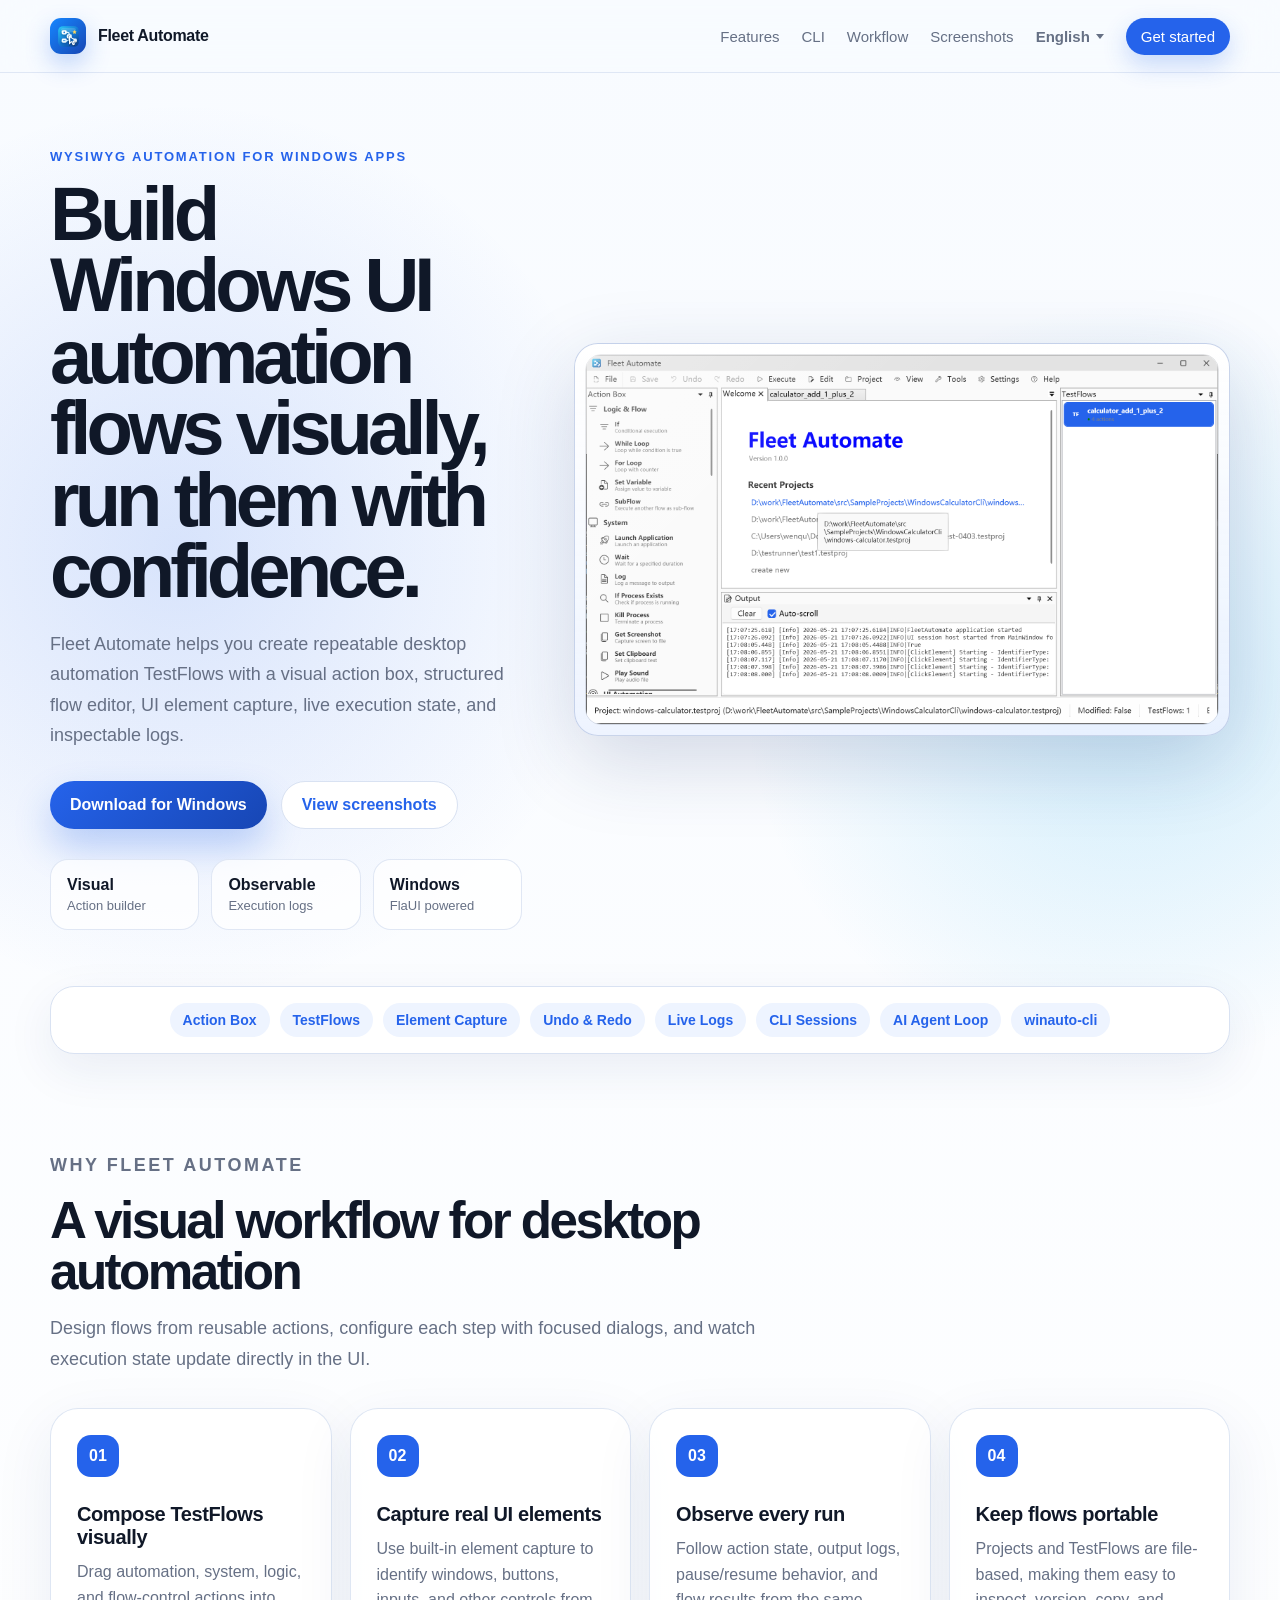
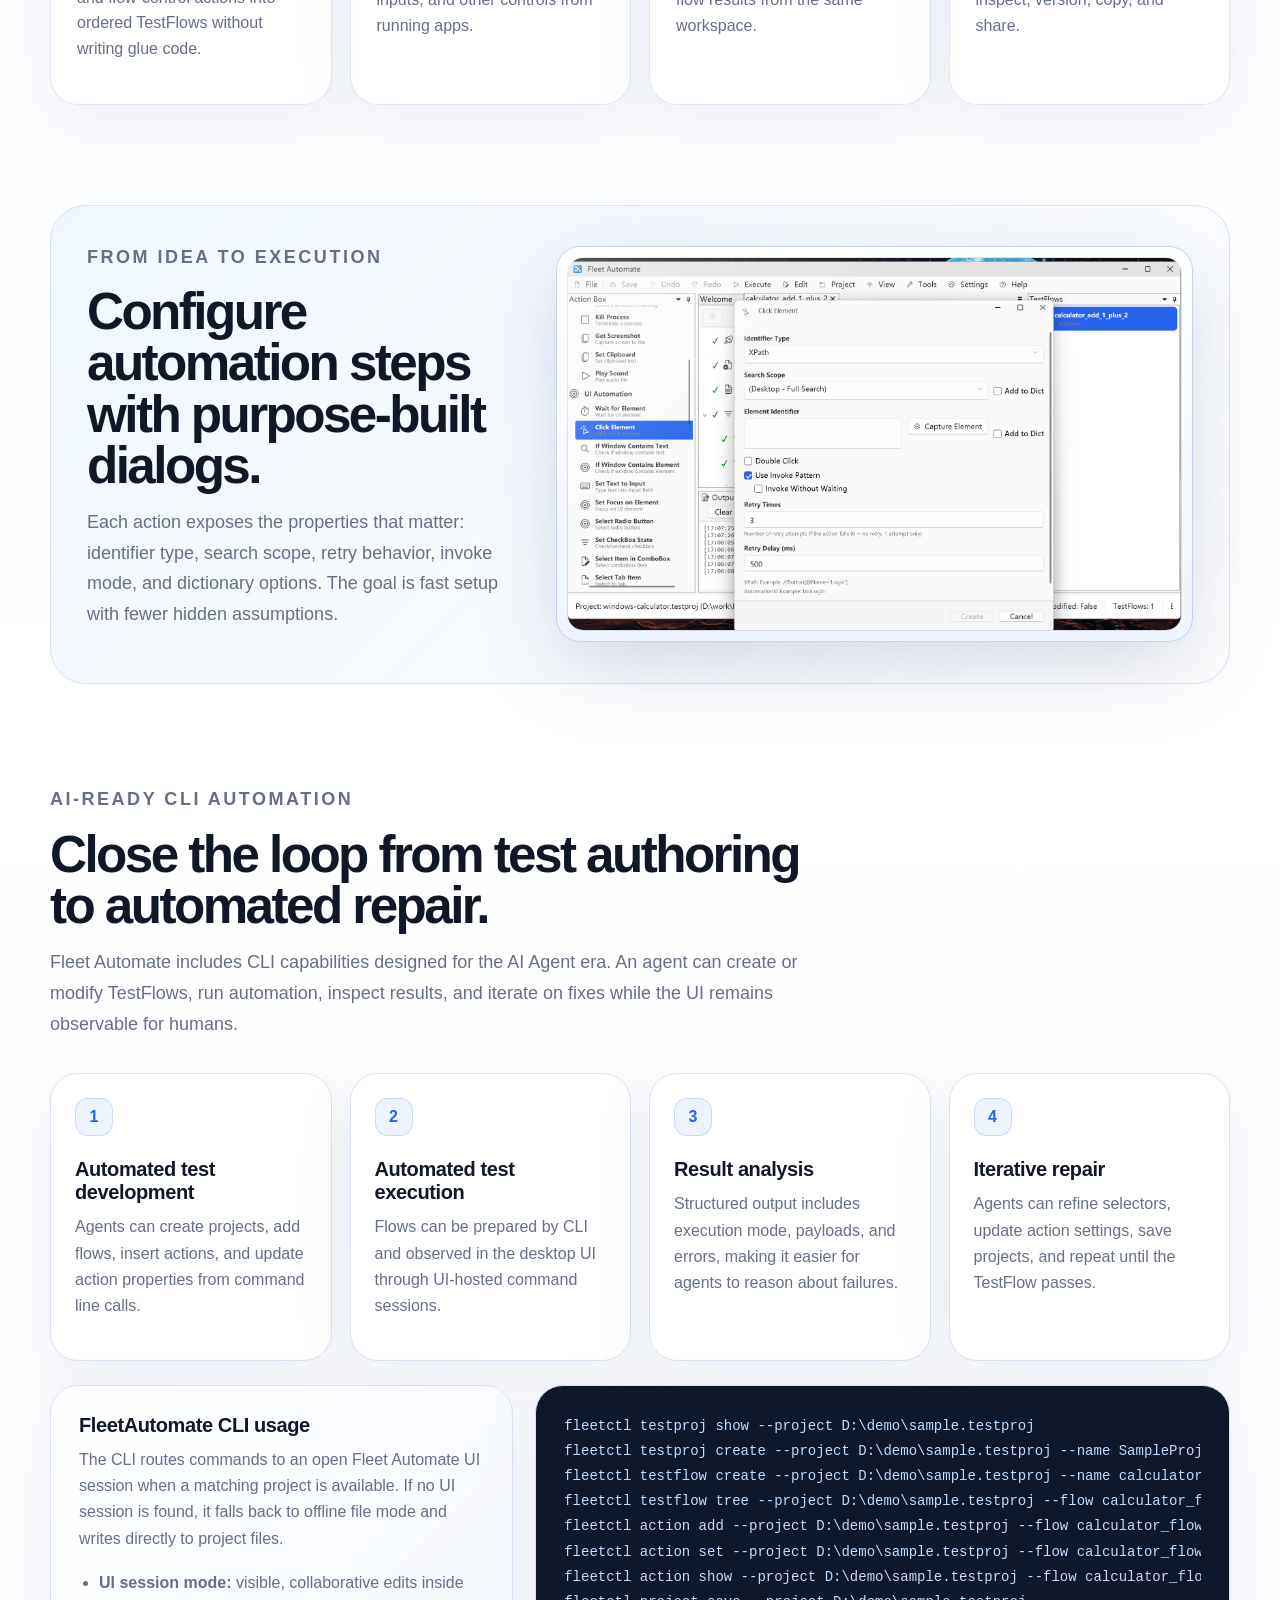
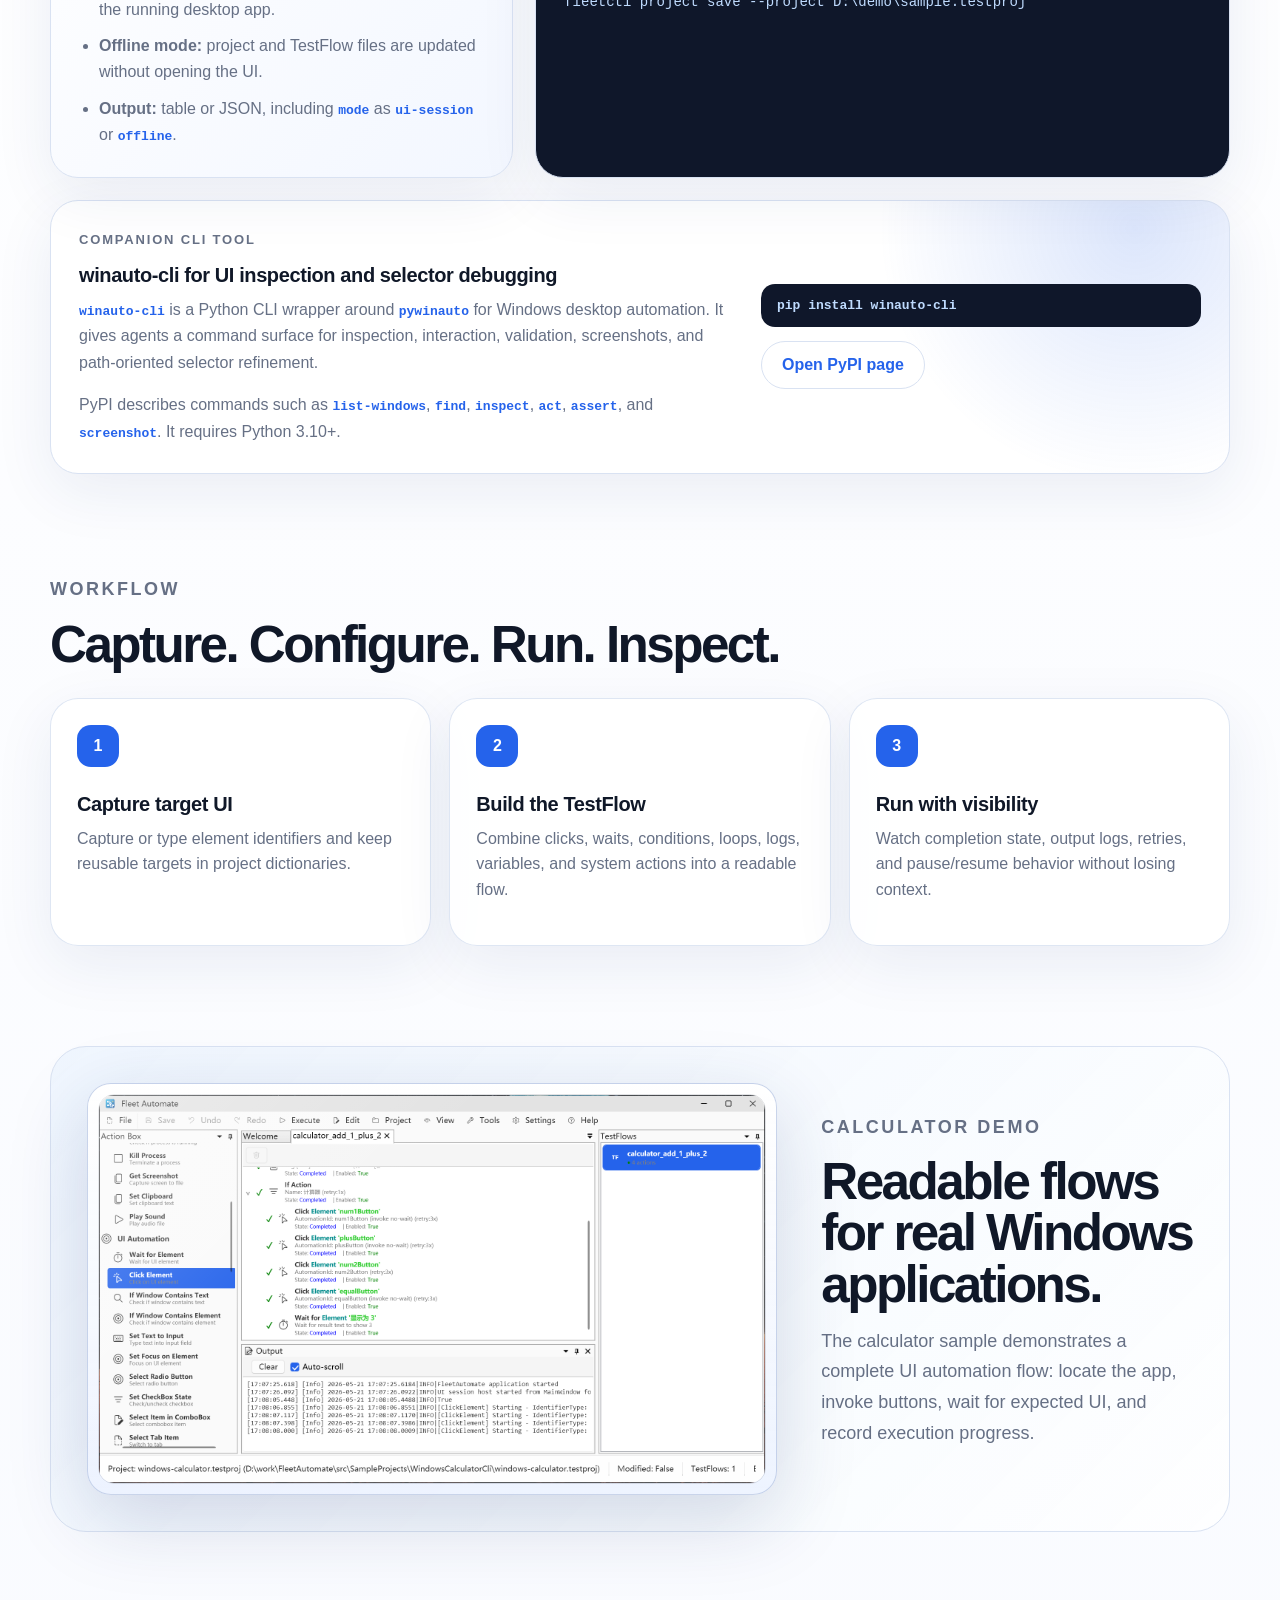
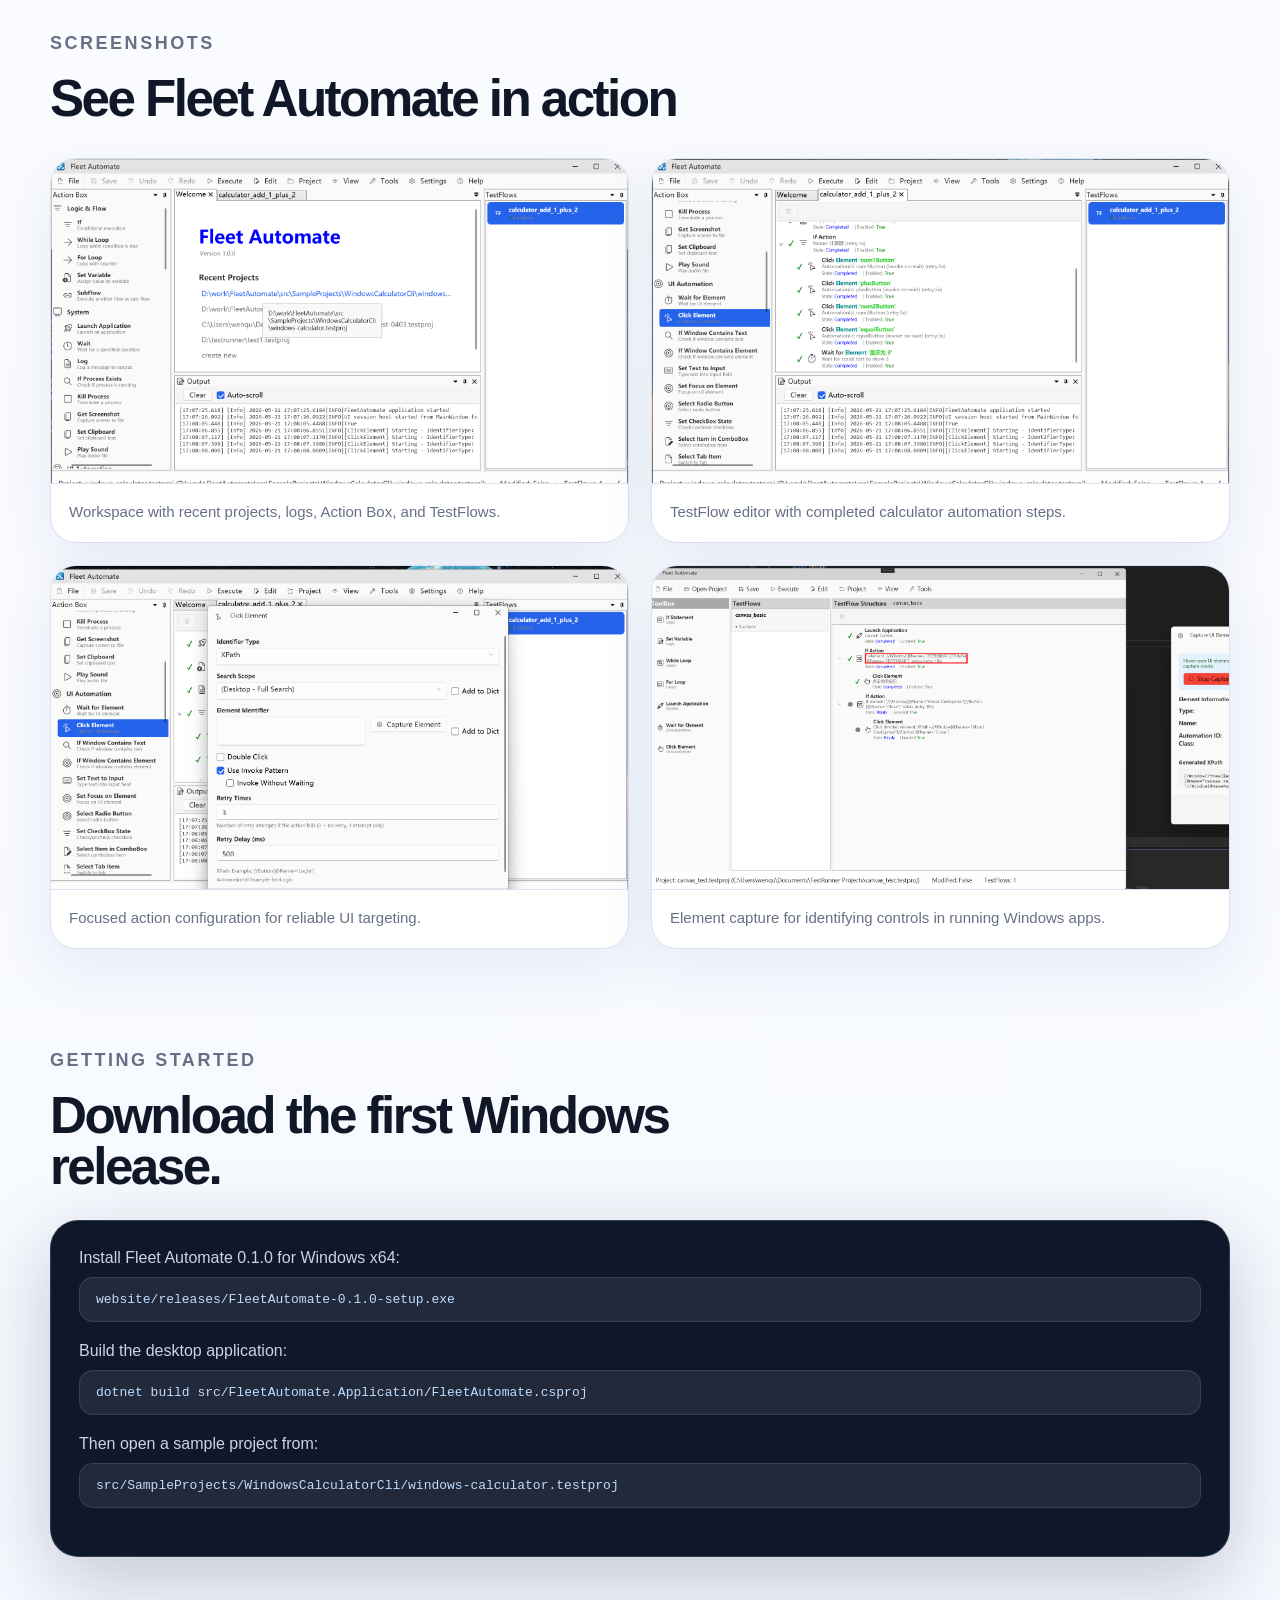
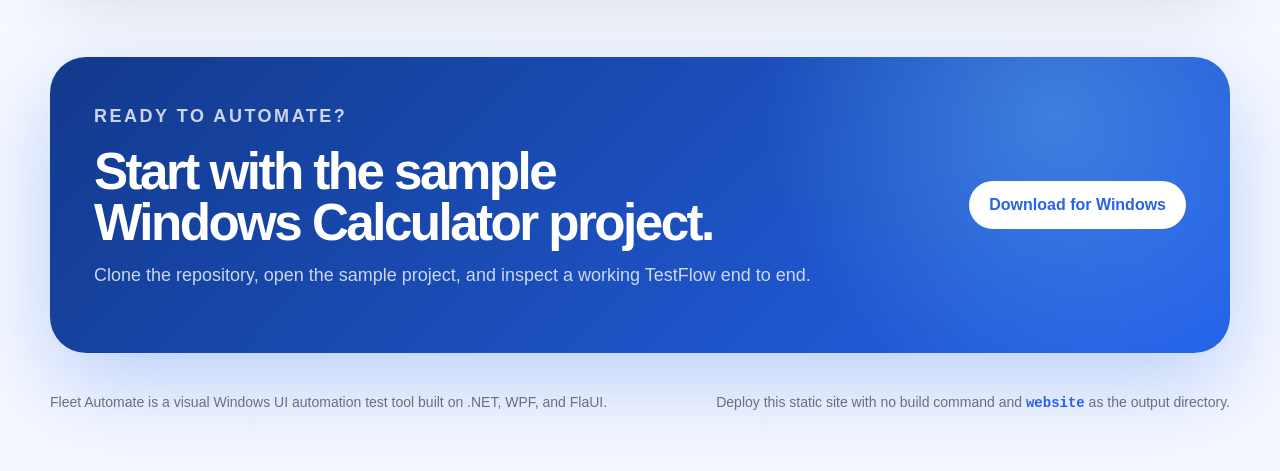
<file: website/index.html>
<!doctype html>
<html lang="en">
<head>
  <meta charset="utf-8">
  <meta name="viewport" content="width=device-width, initial-scale=1">
  <meta name="description" content="Fleet Automate is a visual Windows UI automation tool for building, running, and observing TestFlows without writing scripts.">
  <title>Fleet Automate - Visual Windows UI Automation</title>
  <link rel="alternate" hreflang="en" href="index.html">
  <link rel="alternate" hreflang="zh-CN" href="zh-CN.html">
  <link rel="alternate" hreflang="zh-TW" href="zh-TW.html">
  <link rel="alternate" hreflang="ja" href="ja.html">
  <link rel="alternate" hreflang="ko" href="ko.html">
  <link rel="icon" href="assets/favicon.ico" sizes="any">
  <link rel="icon" type="image/svg+xml" href="assets/app-icon.svg">
  <link rel="apple-touch-icon" href="assets/app-icon.png">
  <link rel="stylesheet" href="styles.css">
</head>
<body>
  <header class="site-header">
    <nav class="nav">
      <a class="brand" href="#top" aria-label="Fleet Automate home">
        <span class="brand-mark"><img src="assets/app-icon.svg" alt="" aria-hidden="true"></span>
        <span>Fleet Automate</span>
      </a>
      <div class="nav-links" aria-label="Primary navigation">
        <a href="#features">Features</a>
        <a href="#cli">CLI</a>
        <a href="#workflow">Workflow</a>
        <a href="#gallery">Screenshots</a>
        <div class="language-switcher" aria-label="Language selector">
          <span>English</span>
          <div class="language-menu">
            <a aria-current="page" href="index.html">English</a>
            <a href="zh-CN.html">简体中文</a>
            <a href="zh-TW.html">繁體中文</a>
            <a href="ja.html">日本語</a>
            <a href="ko.html">한국어</a>
          </div>
        </div>
        <a class="nav-cta" href="#getting-started">Get started</a>
      </div>
    </nav>
  </header>

  <main id="top">
    <section class="hero">
      <div class="hero-copy">
        <p class="eyebrow">WYSIWYG automation for Windows apps</p>
        <h1>Build Windows UI automation flows visually, run them with confidence.</h1>
        <p class="hero-lede">
          Fleet Automate helps you create repeatable desktop automation TestFlows with a visual action box,
          structured flow editor, UI element capture, live execution state, and inspectable logs.
        </p>
        <div class="hero-actions">
          <a class="button primary" href="releases/FleetAutomate-0.1.0-setup.exe">Download for Windows</a>
          <a class="button secondary" href="#gallery">View screenshots</a>
        </div>
        <div class="hero-stats" aria-label="Product highlights">
          <div><strong>Visual</strong><span>Action builder</span></div>
          <div><strong>Observable</strong><span>Execution logs</span></div>
          <div><strong>Windows</strong><span>FlaUI powered</span></div>
        </div>
      </div>
      <div class="hero-media">
        <div class="screen-frame large">
          <img src="assets/welcome.png" alt="Fleet Automate main window with Action Box, welcome page, output log, and TestFlows panel">
        </div>
      </div>
    </section>

    <section class="strip" aria-label="Core product areas">
      <span>Action Box</span>
      <span>TestFlows</span>
      <span>Element Capture</span>
      <span>Undo & Redo</span>
      <span>Live Logs</span>
      <span>CLI Sessions</span>
      <span>AI Agent Loop</span>
      <span>winauto-cli</span>
    </section>

    <section id="features" class="section">
      <div class="section-heading">
        <p class="eyebrow">Why Fleet Automate</p>
        <h2>A visual workflow for desktop automation</h2>
        <p>
          Design flows from reusable actions, configure each step with focused dialogs,
          and watch execution state update directly in the UI.
        </p>
      </div>
      <div class="feature-grid">
        <article class="feature-card">
          <span class="icon">01</span>
          <h3>Compose TestFlows visually</h3>
          <p>Drag automation, system, logic, and flow-control actions into ordered TestFlows without writing glue code.</p>
        </article>
        <article class="feature-card">
          <span class="icon">02</span>
          <h3>Capture real UI elements</h3>
          <p>Use built-in element capture to identify windows, buttons, inputs, and other controls from running apps.</p>
        </article>
        <article class="feature-card">
          <span class="icon">03</span>
          <h3>Observe every run</h3>
          <p>Follow action state, output logs, pause/resume behavior, and flow results from the same workspace.</p>
        </article>
        <article class="feature-card">
          <span class="icon">04</span>
          <h3>Keep flows portable</h3>
          <p>Projects and TestFlows are file-based, making them easy to inspect, version, copy, and share.</p>
        </article>
      </div>
    </section>

    <section class="showcase">
      <div class="showcase-copy">
        <p class="eyebrow">From idea to execution</p>
        <h2>Configure automation steps with purpose-built dialogs.</h2>
        <p>
          Each action exposes the properties that matter: identifier type, search scope, retry behavior,
          invoke mode, and dictionary options. The goal is fast setup with fewer hidden assumptions.
        </p>
      </div>
      <div class="screen-frame">
        <img src="assets/creating-action.png" alt="Click Element action configuration dialog in Fleet Automate">
      </div>
    </section>

    <section id="cli" class="section ai-cli-section">
      <div class="section-heading">
        <p class="eyebrow">AI-ready CLI automation</p>
        <h2>Close the loop from test authoring to automated repair.</h2>
        <p>
          Fleet Automate includes CLI capabilities designed for the AI Agent era. An agent can create or modify
          TestFlows, run automation, inspect results, and iterate on fixes while the UI remains observable for humans.
        </p>
      </div>

      <div class="loop-grid">
        <article>
          <span>1</span>
          <h3>Automated test development</h3>
          <p>Agents can create projects, add flows, insert actions, and update action properties from command line calls.</p>
        </article>
        <article>
          <span>2</span>
          <h3>Automated test execution</h3>
          <p>Flows can be prepared by CLI and observed in the desktop UI through UI-hosted command sessions.</p>
        </article>
        <article>
          <span>3</span>
          <h3>Result analysis</h3>
          <p>Structured output includes execution mode, payloads, and errors, making it easier for agents to reason about failures.</p>
        </article>
        <article>
          <span>4</span>
          <h3>Iterative repair</h3>
          <p>Agents can refine selectors, update action settings, save projects, and repeat until the TestFlow passes.</p>
        </article>
      </div>

      <div class="cli-layout">
        <div class="cli-copy">
          <h3>FleetAutomate CLI usage</h3>
          <p>
            The CLI routes commands to an open Fleet Automate UI session when a matching project is available.
            If no UI session is found, it falls back to offline file mode and writes directly to project files.
          </p>
          <ul>
            <li><strong>UI session mode:</strong> visible, collaborative edits inside the running desktop app.</li>
            <li><strong>Offline mode:</strong> project and TestFlow files are updated without opening the UI.</li>
            <li><strong>Output:</strong> table or JSON, including <code>mode</code> as <code>ui-session</code> or <code>offline</code>.</li>
          </ul>
        </div>
        <div class="code-panel" aria-label="FleetAutomate CLI examples">
<pre><code>fleetctl testproj show --project D:\demo\sample.testproj
fleetctl testproj create --project D:\demo\sample.testproj --name SampleProject
fleetctl testflow create --project D:\demo\sample.testproj --name calculator_flow
fleetctl testflow tree --project D:\demo\sample.testproj --flow calculator_flow
fleetctl action add --project D:\demo\sample.testproj --flow calculator_flow --type LaunchApplicationAction
fleetctl action set --project D:\demo\sample.testproj --flow calculator_flow --path 0 --property ExecutablePath --value calc.exe
fleetctl action show --project D:\demo\sample.testproj --flow calculator_flow --path 0 --format json
fleetctl project save --project D:\demo\sample.testproj</code></pre>
        </div>
      </div>

      <div class="tool-card">
        <div>
          <p class="eyebrow">Companion CLI tool</p>
          <h3>winauto-cli for UI inspection and selector debugging</h3>
          <p>
            <code>winauto-cli</code> is a Python CLI wrapper around <code>pywinauto</code> for Windows desktop automation.
            It gives agents a command surface for inspection, interaction, validation, screenshots, and path-oriented selector refinement.
          </p>
          <p class="source-note">
            PyPI describes commands such as <code>list-windows</code>, <code>find</code>, <code>inspect</code>,
            <code>act</code>, <code>assert</code>, and <code>screenshot</code>. It requires Python 3.10+.
          </p>
        </div>
        <div class="tool-actions">
          <code>pip install winauto-cli</code>
          <a class="button secondary" href="https://pypi.org/project/winauto-cli/0.1.0/" target="_blank" rel="noreferrer">Open PyPI page</a>
        </div>
      </div>
    </section>

    <section id="workflow" class="section workflow">
      <div class="section-heading compact">
        <p class="eyebrow">Workflow</p>
        <h2>Capture. Configure. Run. Inspect.</h2>
      </div>
      <div class="steps">
        <article>
          <span>1</span>
          <h3>Capture target UI</h3>
          <p>Capture or type element identifiers and keep reusable targets in project dictionaries.</p>
        </article>
        <article>
          <span>2</span>
          <h3>Build the TestFlow</h3>
          <p>Combine clicks, waits, conditions, loops, logs, variables, and system actions into a readable flow.</p>
        </article>
        <article>
          <span>3</span>
          <h3>Run with visibility</h3>
          <p>Watch completion state, output logs, retries, and pause/resume behavior without losing context.</p>
        </article>
      </div>
    </section>

    <section class="product-shot">
      <div class="screen-frame large">
        <img src="assets/testflow.png" alt="Fleet Automate TestFlow editor showing completed calculator automation actions">
      </div>
      <div class="product-shot-copy">
        <p class="eyebrow">Calculator demo</p>
        <h2>Readable flows for real Windows applications.</h2>
        <p>
          The calculator sample demonstrates a complete UI automation flow: locate the app,
          invoke buttons, wait for expected UI, and record execution progress.
        </p>
      </div>
    </section>

    <section id="gallery" class="section gallery-section">
      <div class="section-heading">
        <p class="eyebrow">Screenshots</p>
        <h2>See Fleet Automate in action</h2>
      </div>
      <div class="gallery">
        <figure>
          <img src="assets/welcome.png" alt="Welcome page and recent projects">
          <figcaption>Workspace with recent projects, logs, Action Box, and TestFlows.</figcaption>
        </figure>
        <figure>
          <img src="assets/testflow.png" alt="TestFlow editor">
          <figcaption>TestFlow editor with completed calculator automation steps.</figcaption>
        </figure>
        <figure>
          <img src="assets/creating-action.png" alt="Action configuration dialog">
          <figcaption>Focused action configuration for reliable UI targeting.</figcaption>
        </figure>
        <figure>
          <img src="assets/ui-element-capturing.png" alt="UI element capturing workflow">
          <figcaption>Element capture for identifying controls in running Windows apps.</figcaption>
        </figure>
      </div>
    </section>

    <section id="getting-started" class="getting-started">
      <div class="section-heading compact">
        <p class="eyebrow">Getting started</p>
        <h2>Download the first Windows release.</h2>
      </div>
      <div class="command-card">
        <p>Install Fleet Automate 0.1.0 for Windows x64:</p>
        <code>website/releases/FleetAutomate-0.1.0-setup.exe</code>
        <p>Build the desktop application:</p>
        <code>dotnet build src/FleetAutomate.Application/FleetAutomate.csproj</code>
        <p>Then open a sample project from:</p>
        <code>src/SampleProjects/WindowsCalculatorCli/windows-calculator.testproj</code>
      </div>
    </section>

    <section class="cta">
      <div>
        <p class="eyebrow">Ready to automate?</p>
        <h2>Start with the sample Windows Calculator project.</h2>
        <p>Clone the repository, open the sample project, and inspect a working TestFlow end to end.</p>
      </div>
      <a class="button primary" href="releases/FleetAutomate-0.1.0-setup.exe">Download for Windows</a>
    </section>
  </main>

  <footer class="site-footer">
    <p>Fleet Automate is a visual Windows UI automation test tool built on .NET, WPF, and FlaUI.</p>
    <p>Deploy this static site with no build command and <code>website</code> as the output directory.</p>
  </footer>
</body>
</html>
</file>
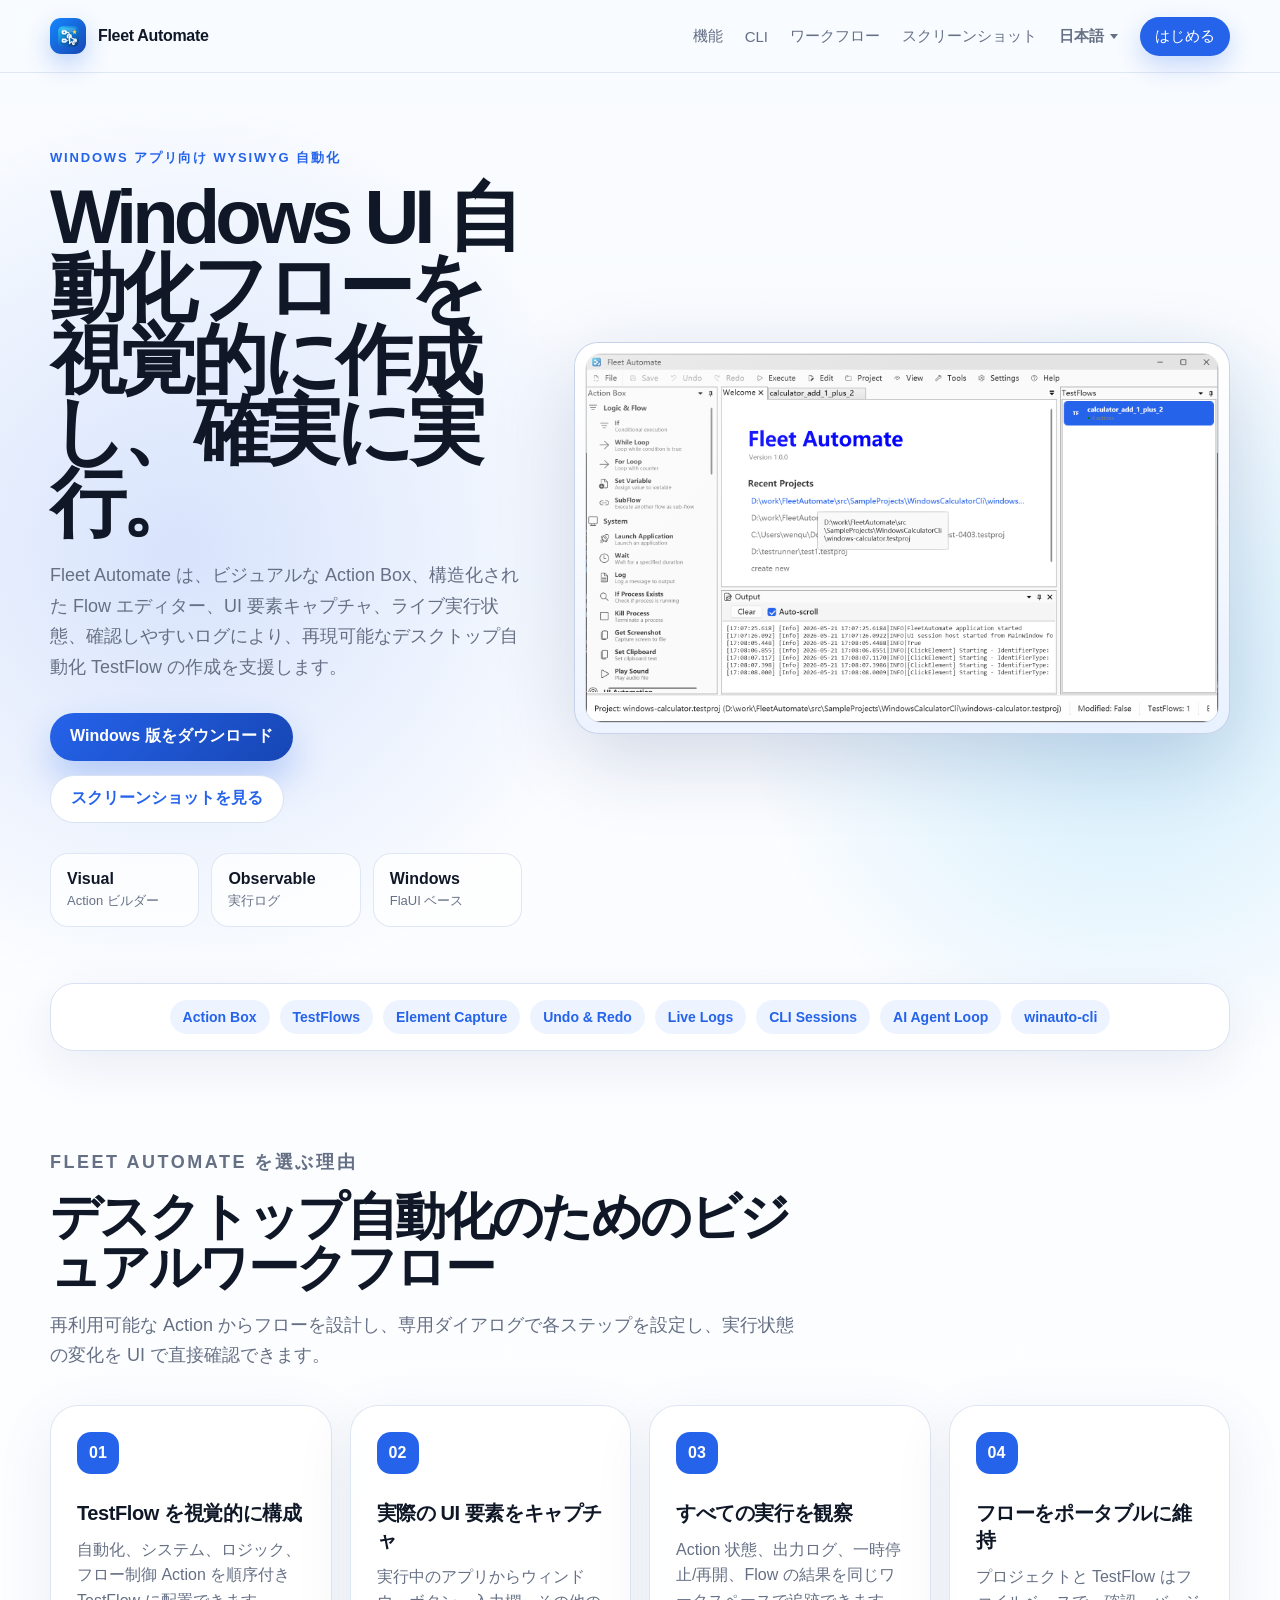
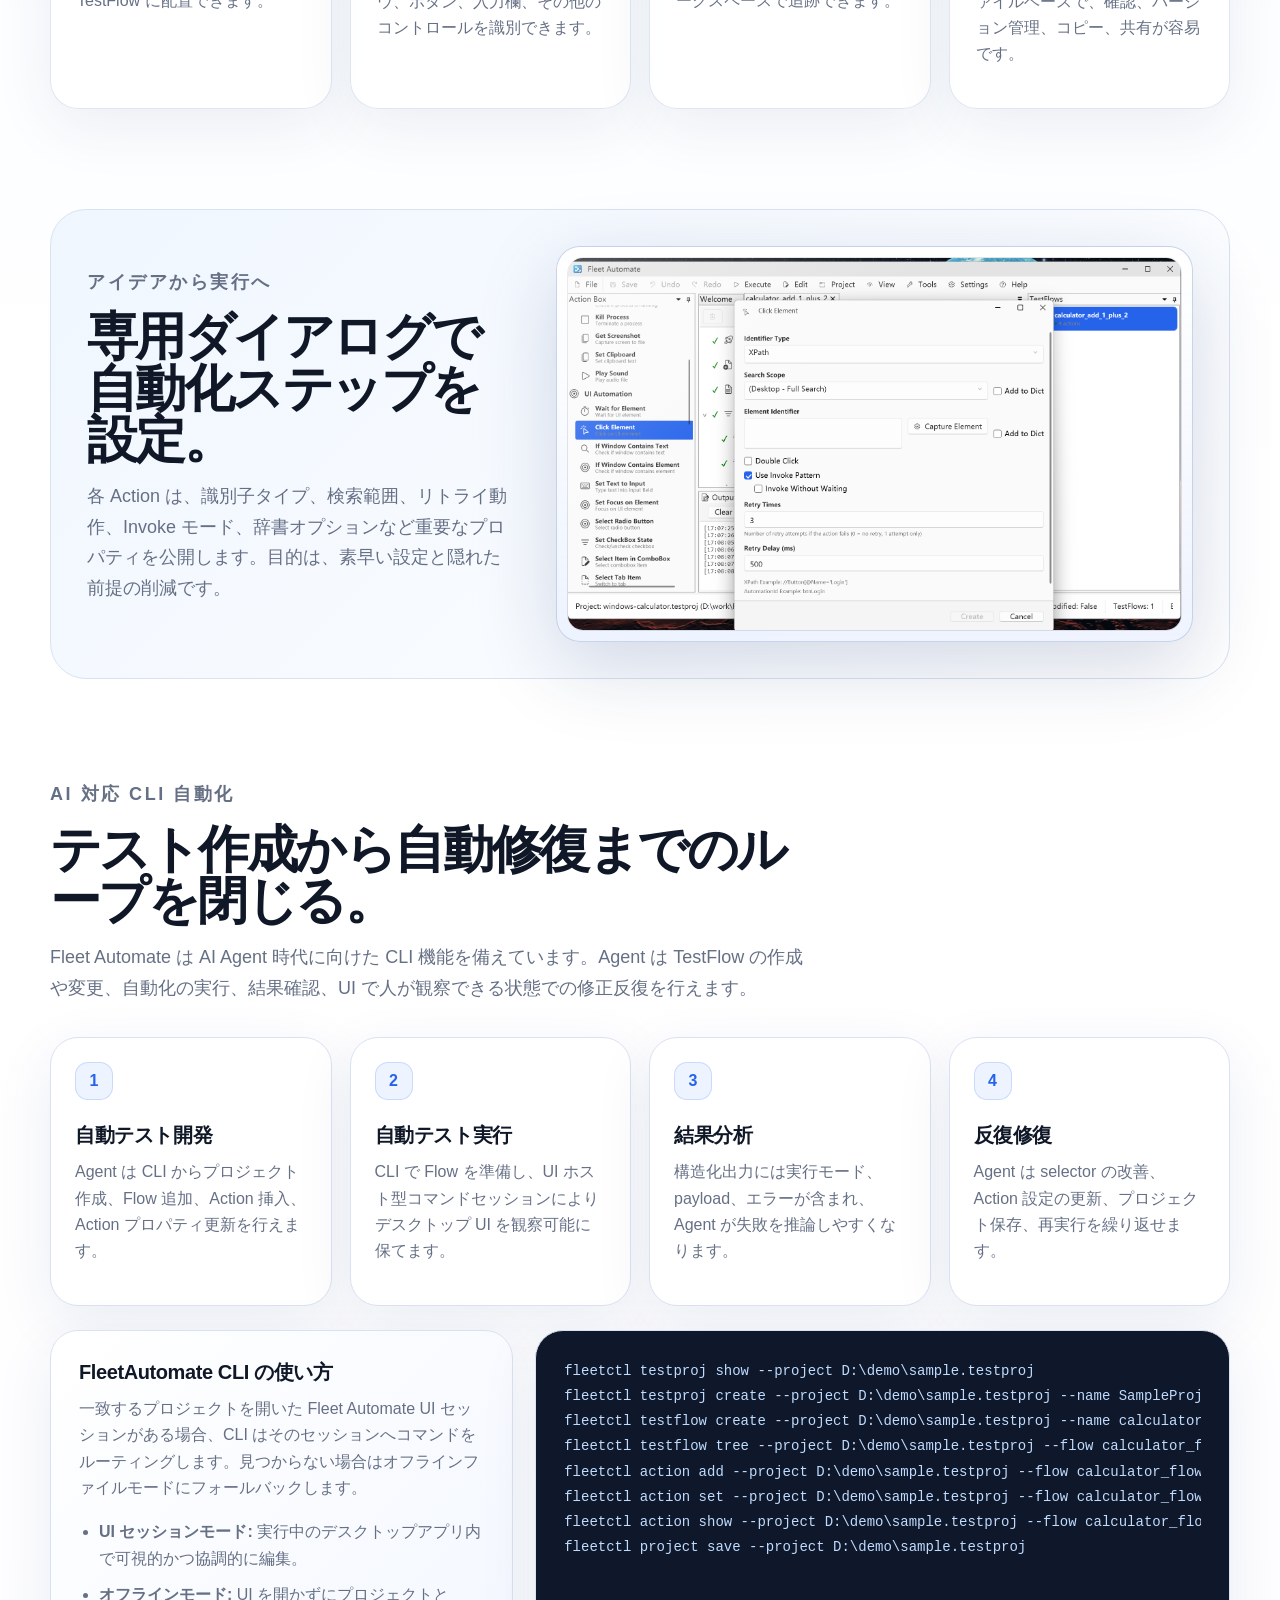
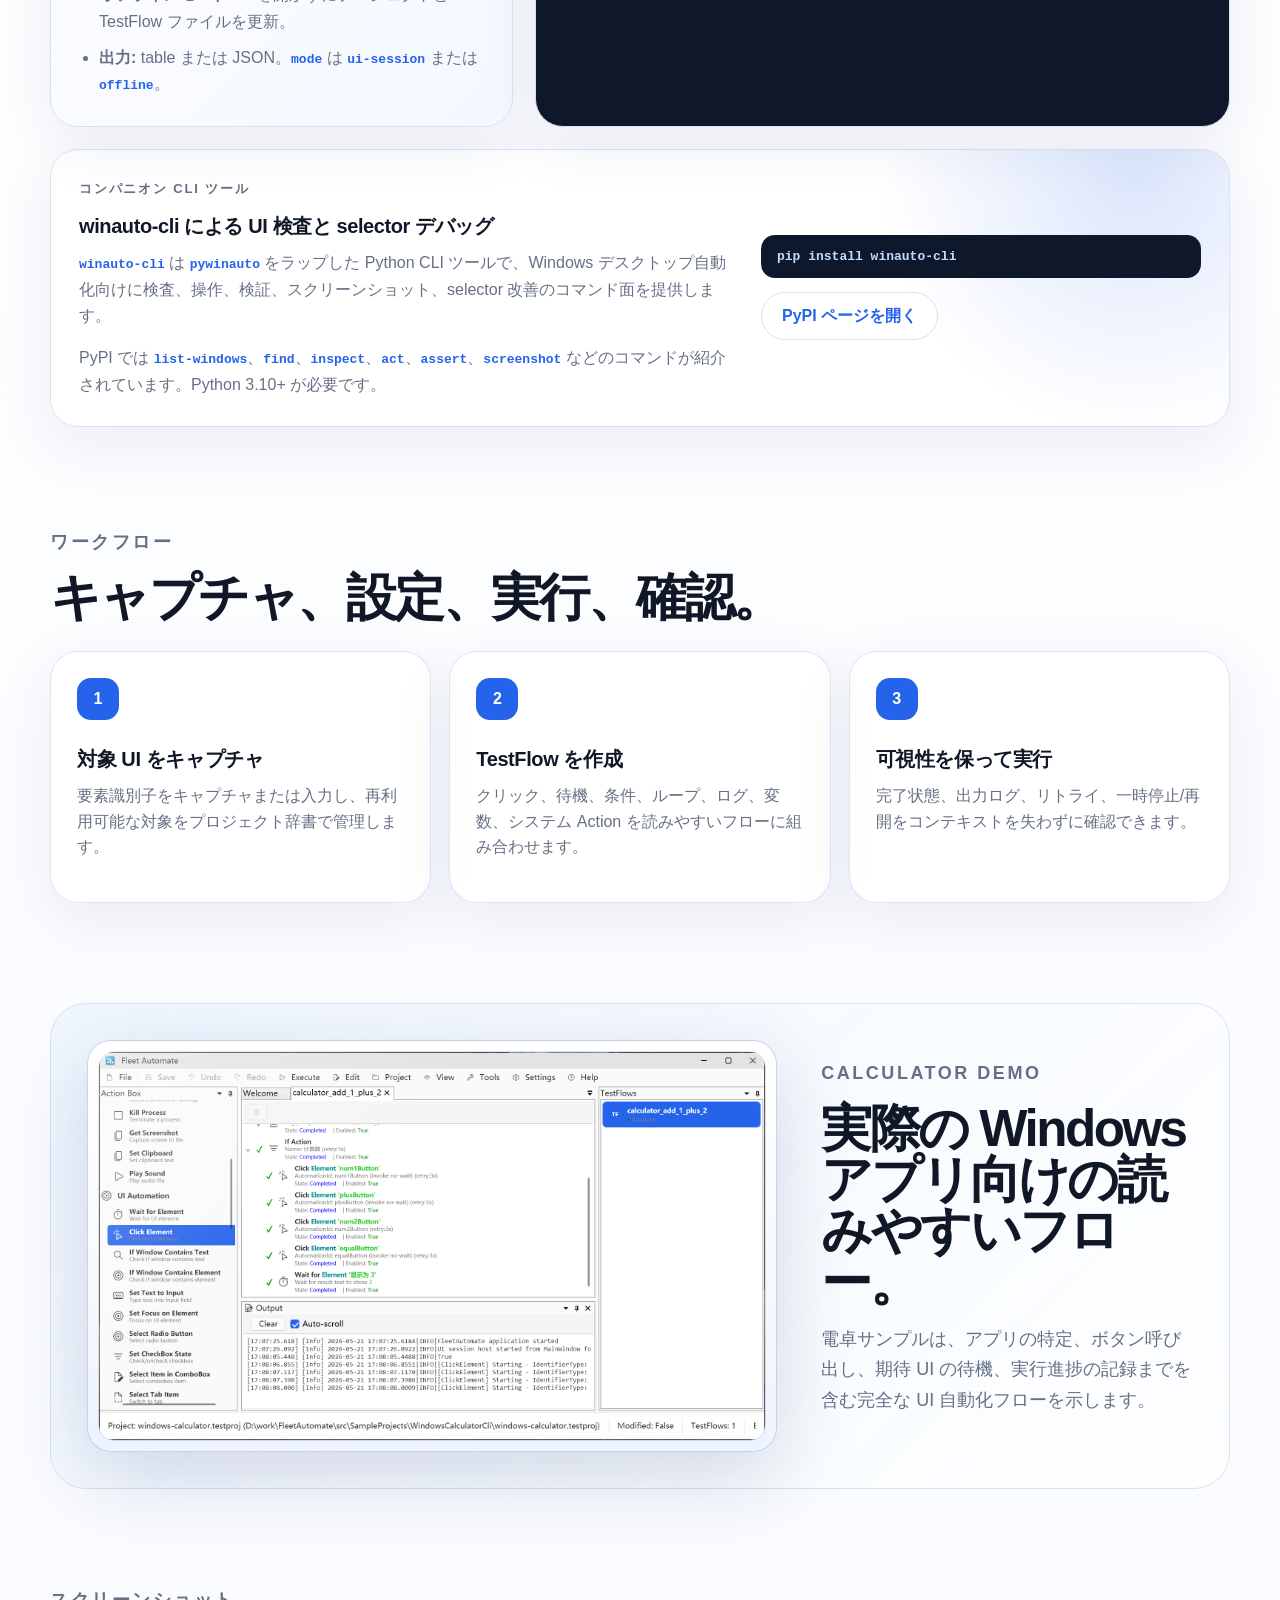
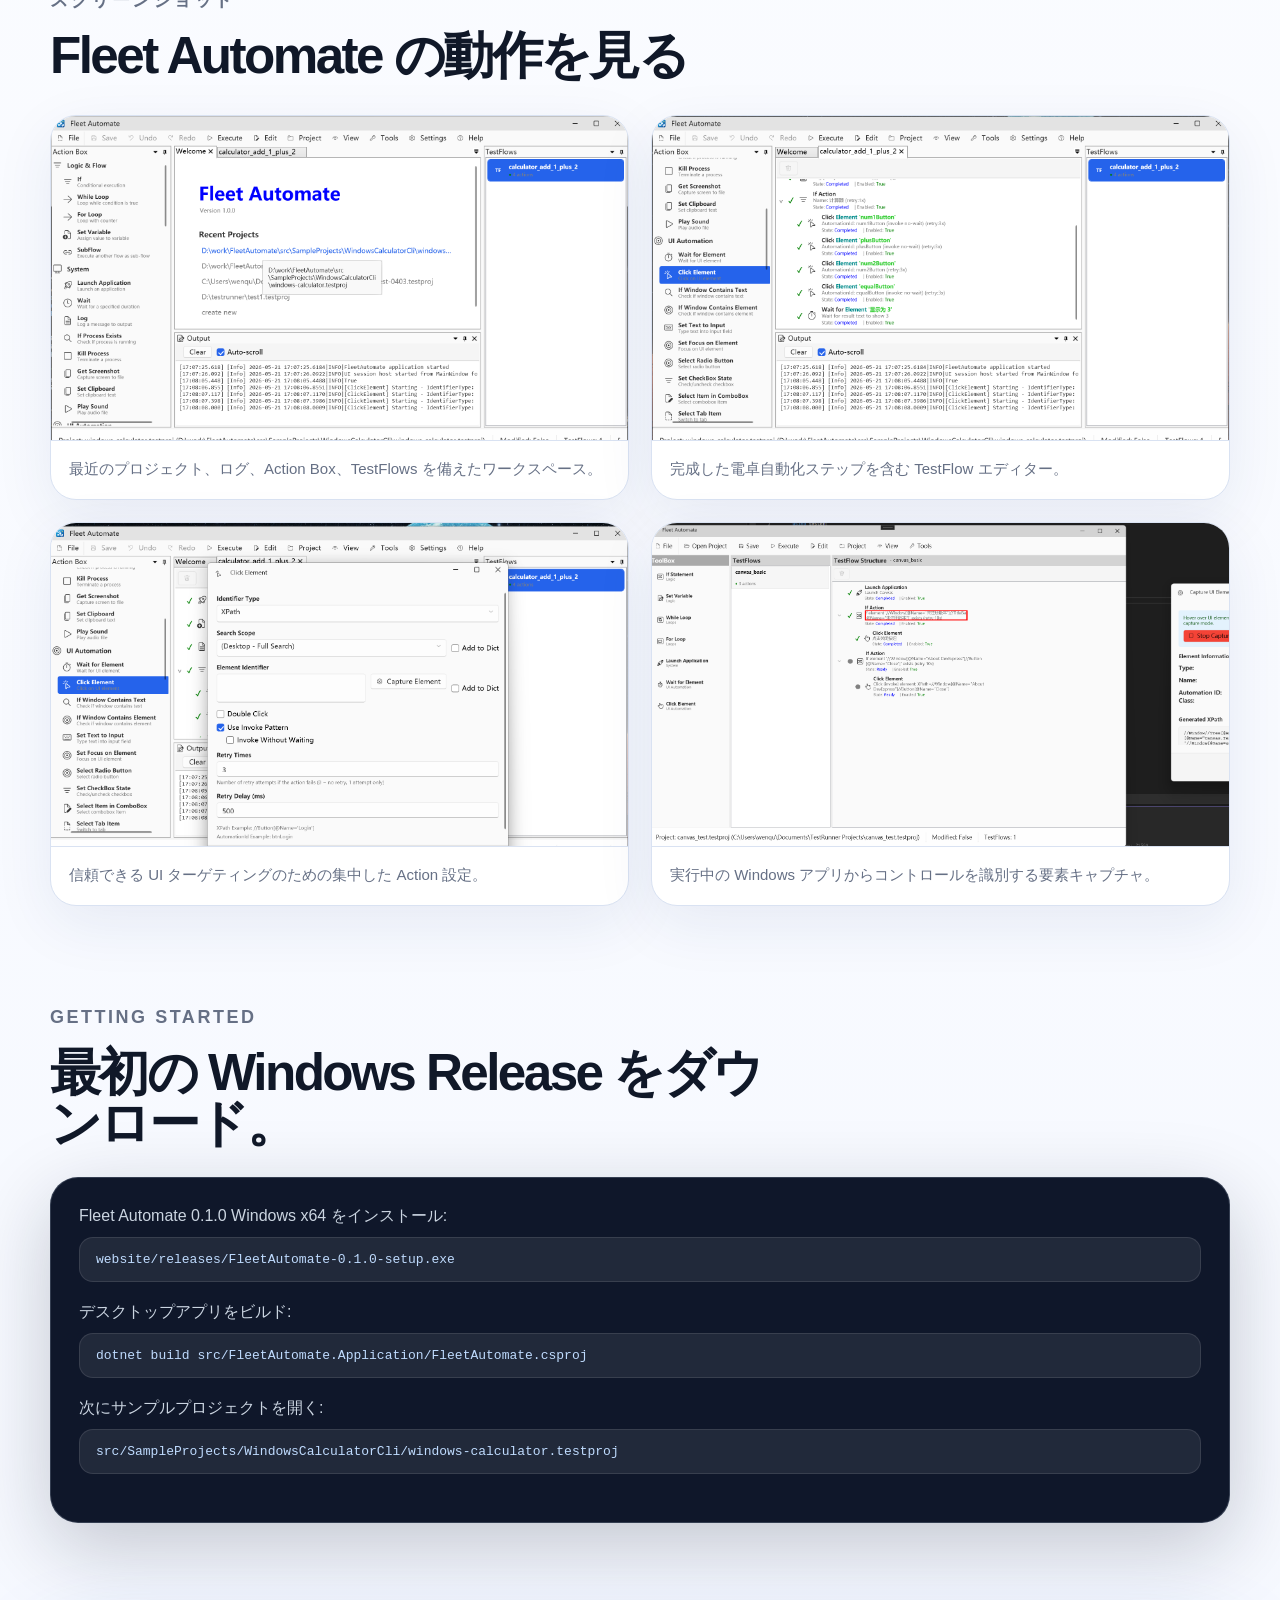
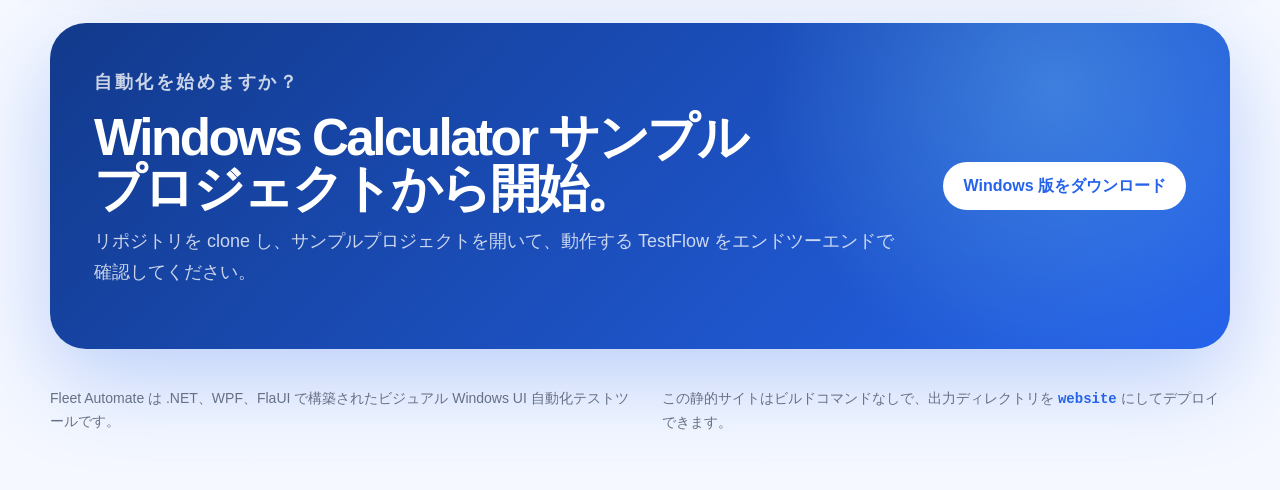
<file: website/ja.html>
<!doctype html>
<html lang="ja">
<head>
  <meta charset="utf-8">
  <meta name="viewport" content="width=device-width, initial-scale=1">
  <meta name="description" content="Fleet Automate は、スクリプトを書かずに TestFlow を作成、実行、観察できるビジュアル Windows UI 自動化ツールです。">
  <title>Fleet Automate - ビジュアル Windows UI 自動化</title>
  <link rel="alternate" hreflang="en" href="index.html">
  <link rel="alternate" hreflang="zh-CN" href="zh-CN.html">
  <link rel="alternate" hreflang="zh-TW" href="zh-TW.html">
  <link rel="alternate" hreflang="ja" href="ja.html">
  <link rel="alternate" hreflang="ko" href="ko.html">
  <link rel="icon" href="assets/favicon.ico" sizes="any">
  <link rel="icon" type="image/svg+xml" href="assets/app-icon.svg">
  <link rel="apple-touch-icon" href="assets/app-icon.png">
  <link rel="stylesheet" href="styles.css">
</head>
<body>
  <header class="site-header"><nav class="nav"><a class="brand" href="#top" aria-label="Fleet Automate ホーム"><span class="brand-mark"><img src="assets/app-icon.svg" alt="" aria-hidden="true"></span><span>Fleet Automate</span></a><div class="nav-links" aria-label="メインナビゲーション"><a href="#features">機能</a><a href="#cli">CLI</a><a href="#workflow">ワークフロー</a><a href="#gallery">スクリーンショット</a><div class="language-switcher" aria-label="言語選択"><span>日本語</span><div class="language-menu"><a href="index.html">English</a><a href="zh-CN.html">简体中文</a><a href="zh-TW.html">繁體中文</a><a aria-current="page" href="ja.html">日本語</a><a href="ko.html">한국어</a></div></div><a class="nav-cta" href="#getting-started">はじめる</a></div></nav></header>
  <main id="top">
    <section class="hero"><div class="hero-copy"><p class="eyebrow">Windows アプリ向け WYSIWYG 自動化</p><h1>Windows UI 自動化フローを視覚的に作成し、確実に実行。</h1><p class="hero-lede">Fleet Automate は、ビジュアルな Action Box、構造化された Flow エディター、UI 要素キャプチャ、ライブ実行状態、確認しやすいログにより、再現可能なデスクトップ自動化 TestFlow の作成を支援します。</p><div class="hero-actions"><a class="button primary" href="releases/FleetAutomate-0.1.0-setup.exe">Windows 版をダウンロード</a><a class="button secondary" href="#gallery">スクリーンショットを見る</a></div><div class="hero-stats" aria-label="製品ハイライト"><div><strong>Visual</strong><span>Action ビルダー</span></div><div><strong>Observable</strong><span>実行ログ</span></div><div><strong>Windows</strong><span>FlaUI ベース</span></div></div></div><div class="hero-media"><div class="screen-frame large"><img src="assets/welcome.png" alt="Action Box、ウェルカムページ、出力ログ、TestFlows パネルを含む Fleet Automate のメインウィンドウ"></div></div></section>
    <section class="strip" aria-label="主要領域"><span>Action Box</span><span>TestFlows</span><span>Element Capture</span><span>Undo & Redo</span><span>Live Logs</span><span>CLI Sessions</span><span>AI Agent Loop</span><span>winauto-cli</span></section>
    <section id="features" class="section"><div class="section-heading"><p class="eyebrow">Fleet Automate を選ぶ理由</p><h2>デスクトップ自動化のためのビジュアルワークフロー</h2><p>再利用可能な Action からフローを設計し、専用ダイアログで各ステップを設定し、実行状態の変化を UI で直接確認できます。</p></div><div class="feature-grid"><article class="feature-card"><span class="icon">01</span><h3>TestFlow を視覚的に構成</h3><p>自動化、システム、ロジック、フロー制御 Action を順序付き TestFlow に配置できます。</p></article><article class="feature-card"><span class="icon">02</span><h3>実際の UI 要素をキャプチャ</h3><p>実行中のアプリからウィンドウ、ボタン、入力欄、その他のコントロールを識別できます。</p></article><article class="feature-card"><span class="icon">03</span><h3>すべての実行を観察</h3><p>Action 状態、出力ログ、一時停止/再開、Flow の結果を同じワークスペースで追跡できます。</p></article><article class="feature-card"><span class="icon">04</span><h3>フローをポータブルに維持</h3><p>プロジェクトと TestFlow はファイルベースで、確認、バージョン管理、コピー、共有が容易です。</p></article></div></section>
    <section class="showcase"><div class="showcase-copy"><p class="eyebrow">アイデアから実行へ</p><h2>専用ダイアログで自動化ステップを設定。</h2><p>各 Action は、識別子タイプ、検索範囲、リトライ動作、Invoke モード、辞書オプションなど重要なプロパティを公開します。目的は、素早い設定と隠れた前提の削減です。</p></div><div class="screen-frame"><img src="assets/creating-action.png" alt="Fleet Automate の Click Element Action 設定ダイアログ"></div></section>
    <section id="cli" class="section ai-cli-section"><div class="section-heading"><p class="eyebrow">AI 対応 CLI 自動化</p><h2>テスト作成から自動修復までのループを閉じる。</h2><p>Fleet Automate は AI Agent 時代に向けた CLI 機能を備えています。Agent は TestFlow の作成や変更、自動化の実行、結果確認、UI で人が観察できる状態での修正反復を行えます。</p></div><div class="loop-grid"><article><span>1</span><h3>自動テスト開発</h3><p>Agent は CLI からプロジェクト作成、Flow 追加、Action 挿入、Action プロパティ更新を行えます。</p></article><article><span>2</span><h3>自動テスト実行</h3><p>CLI で Flow を準備し、UI ホスト型コマンドセッションによりデスクトップ UI を観察可能に保てます。</p></article><article><span>3</span><h3>結果分析</h3><p>構造化出力には実行モード、payload、エラーが含まれ、Agent が失敗を推論しやすくなります。</p></article><article><span>4</span><h3>反復修復</h3><p>Agent は selector の改善、Action 設定の更新、プロジェクト保存、再実行を繰り返せます。</p></article></div><div class="cli-layout"><div class="cli-copy"><h3>FleetAutomate CLI の使い方</h3><p>一致するプロジェクトを開いた Fleet Automate UI セッションがある場合、CLI はそのセッションへコマンドをルーティングします。見つからない場合はオフラインファイルモードにフォールバックします。</p><ul><li><strong>UI セッションモード:</strong> 実行中のデスクトップアプリ内で可視的かつ協調的に編集。</li><li><strong>オフラインモード:</strong> UI を開かずにプロジェクトと TestFlow ファイルを更新。</li><li><strong>出力:</strong> table または JSON。<code>mode</code> は <code>ui-session</code> または <code>offline</code>。</li></ul></div><div class="code-panel" aria-label="FleetAutomate CLI examples"><pre><code>fleetctl testproj show --project D:\demo\sample.testproj
fleetctl testproj create --project D:\demo\sample.testproj --name SampleProject
fleetctl testflow create --project D:\demo\sample.testproj --name calculator_flow
fleetctl testflow tree --project D:\demo\sample.testproj --flow calculator_flow
fleetctl action add --project D:\demo\sample.testproj --flow calculator_flow --type LaunchApplicationAction
fleetctl action set --project D:\demo\sample.testproj --flow calculator_flow --path 0 --property ExecutablePath --value calc.exe
fleetctl action show --project D:\demo\sample.testproj --flow calculator_flow --path 0 --format json
fleetctl project save --project D:\demo\sample.testproj</code></pre></div></div><div class="tool-card"><div><p class="eyebrow">コンパニオン CLI ツール</p><h3>winauto-cli による UI 検査と selector デバッグ</h3><p><code>winauto-cli</code> は <code>pywinauto</code> をラップした Python CLI ツールで、Windows デスクトップ自動化向けに検査、操作、検証、スクリーンショット、selector 改善のコマンド面を提供します。</p><p class="source-note">PyPI では <code>list-windows</code>、<code>find</code>、<code>inspect</code>、<code>act</code>、<code>assert</code>、<code>screenshot</code> などのコマンドが紹介されています。Python 3.10+ が必要です。</p></div><div class="tool-actions"><code>pip install winauto-cli</code><a class="button secondary" href="https://pypi.org/project/winauto-cli/0.1.0/" target="_blank" rel="noreferrer">PyPI ページを開く</a></div></div></section>
    <section id="workflow" class="section workflow"><div class="section-heading compact"><p class="eyebrow">ワークフロー</p><h2>キャプチャ、設定、実行、確認。</h2></div><div class="steps"><article><span>1</span><h3>対象 UI をキャプチャ</h3><p>要素識別子をキャプチャまたは入力し、再利用可能な対象をプロジェクト辞書で管理します。</p></article><article><span>2</span><h3>TestFlow を作成</h3><p>クリック、待機、条件、ループ、ログ、変数、システム Action を読みやすいフローに組み合わせます。</p></article><article><span>3</span><h3>可視性を保って実行</h3><p>完了状態、出力ログ、リトライ、一時停止/再開をコンテキストを失わずに確認できます。</p></article></div></section>
    <section class="product-shot"><div class="screen-frame large"><img src="assets/testflow.png" alt="Calculator 自動化 Action を表示する Fleet Automate TestFlow エディター"></div><div class="product-shot-copy"><p class="eyebrow">Calculator demo</p><h2>実際の Windows アプリ向けの読みやすいフロー。</h2><p>電卓サンプルは、アプリの特定、ボタン呼び出し、期待 UI の待機、実行進捗の記録までを含む完全な UI 自動化フローを示します。</p></div></section>
    <section id="gallery" class="section gallery-section"><div class="section-heading"><p class="eyebrow">スクリーンショット</p><h2>Fleet Automate の動作を見る</h2></div><div class="gallery"><figure><img src="assets/welcome.png" alt="ウェルカムページと最近のプロジェクト"><figcaption>最近のプロジェクト、ログ、Action Box、TestFlows を備えたワークスペース。</figcaption></figure><figure><img src="assets/testflow.png" alt="TestFlow エディター"><figcaption>完成した電卓自動化ステップを含む TestFlow エディター。</figcaption></figure><figure><img src="assets/creating-action.png" alt="Action 設定ダイアログ"><figcaption>信頼できる UI ターゲティングのための集中した Action 設定。</figcaption></figure><figure><img src="assets/ui-element-capturing.png" alt="UI 要素キャプチャの流れ"><figcaption>実行中の Windows アプリからコントロールを識別する要素キャプチャ。</figcaption></figure></div></section>
    <section id="getting-started" class="getting-started"><div class="section-heading compact"><p class="eyebrow">Getting started</p><h2>最初の Windows Release をダウンロード。</h2></div><div class="command-card"><p>Fleet Automate 0.1.0 Windows x64 をインストール:</p><code>website/releases/FleetAutomate-0.1.0-setup.exe</code><p>デスクトップアプリをビルド:</p><code>dotnet build src/FleetAutomate.Application/FleetAutomate.csproj</code><p>次にサンプルプロジェクトを開く:</p><code>src/SampleProjects/WindowsCalculatorCli/windows-calculator.testproj</code></div></section>
    <section class="cta"><div><p class="eyebrow">自動化を始めますか？</p><h2>Windows Calculator サンプルプロジェクトから開始。</h2><p>リポジトリを clone し、サンプルプロジェクトを開いて、動作する TestFlow をエンドツーエンドで確認してください。</p></div><a class="button primary" href="releases/FleetAutomate-0.1.0-setup.exe">Windows 版をダウンロード</a></section>
  </main>
  <footer class="site-footer"><p>Fleet Automate は .NET、WPF、FlaUI で構築されたビジュアル Windows UI 自動化テストツールです。</p><p>この静的サイトはビルドコマンドなしで、出力ディレクトリを <code>website</code> にしてデプロイできます。</p></footer>
</body>
</html>
</file>
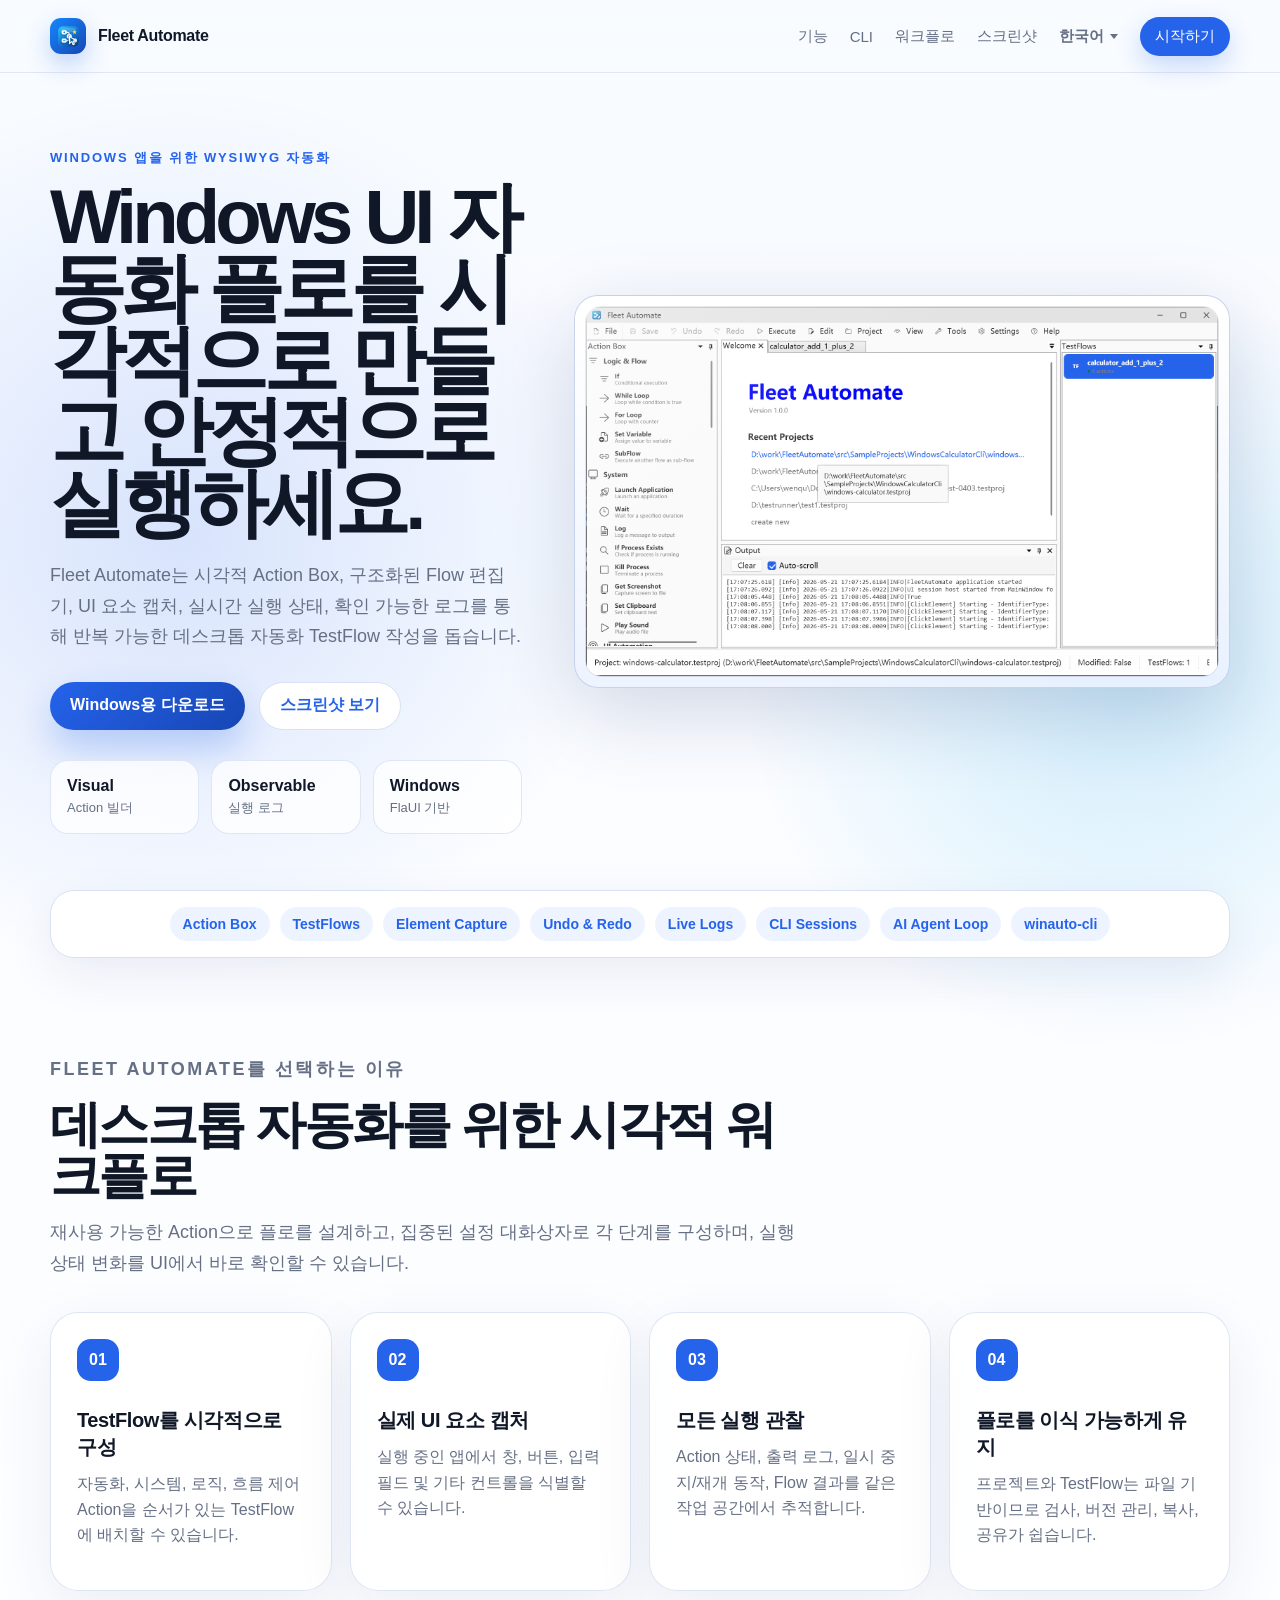
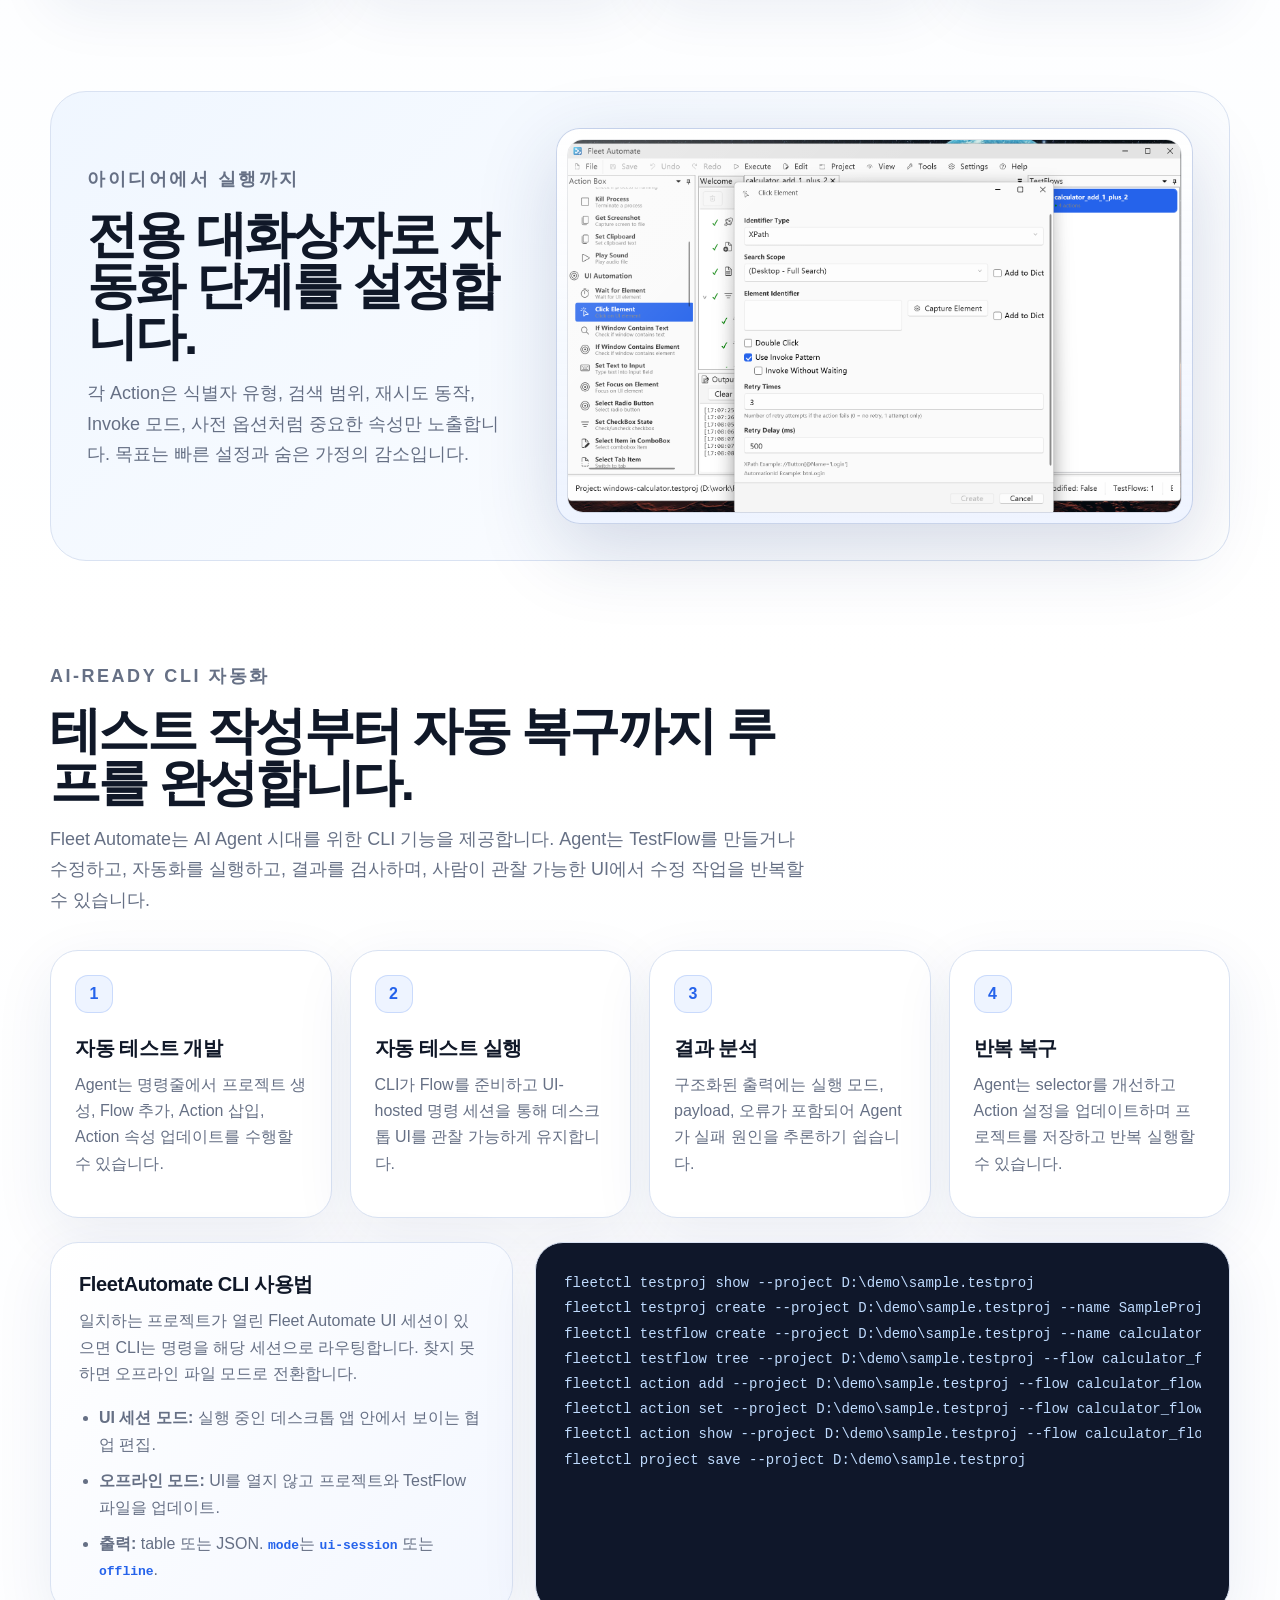
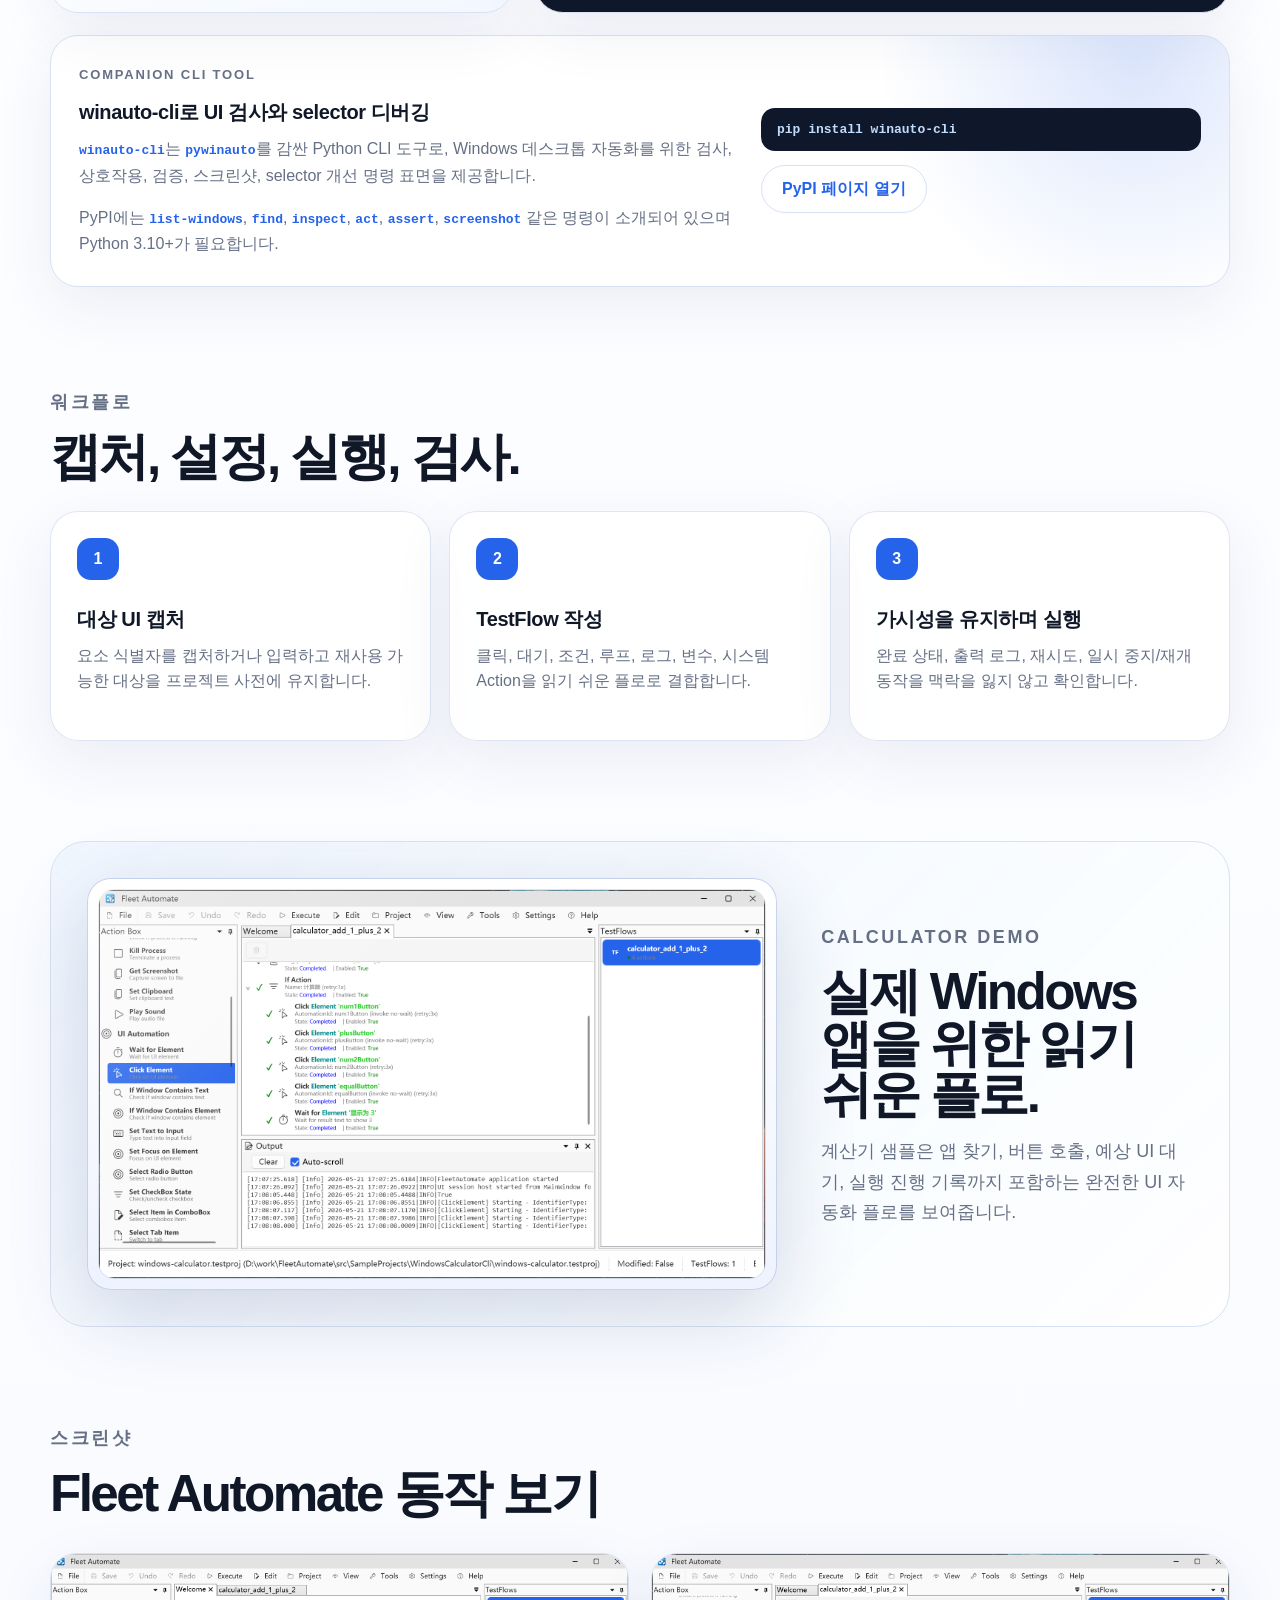
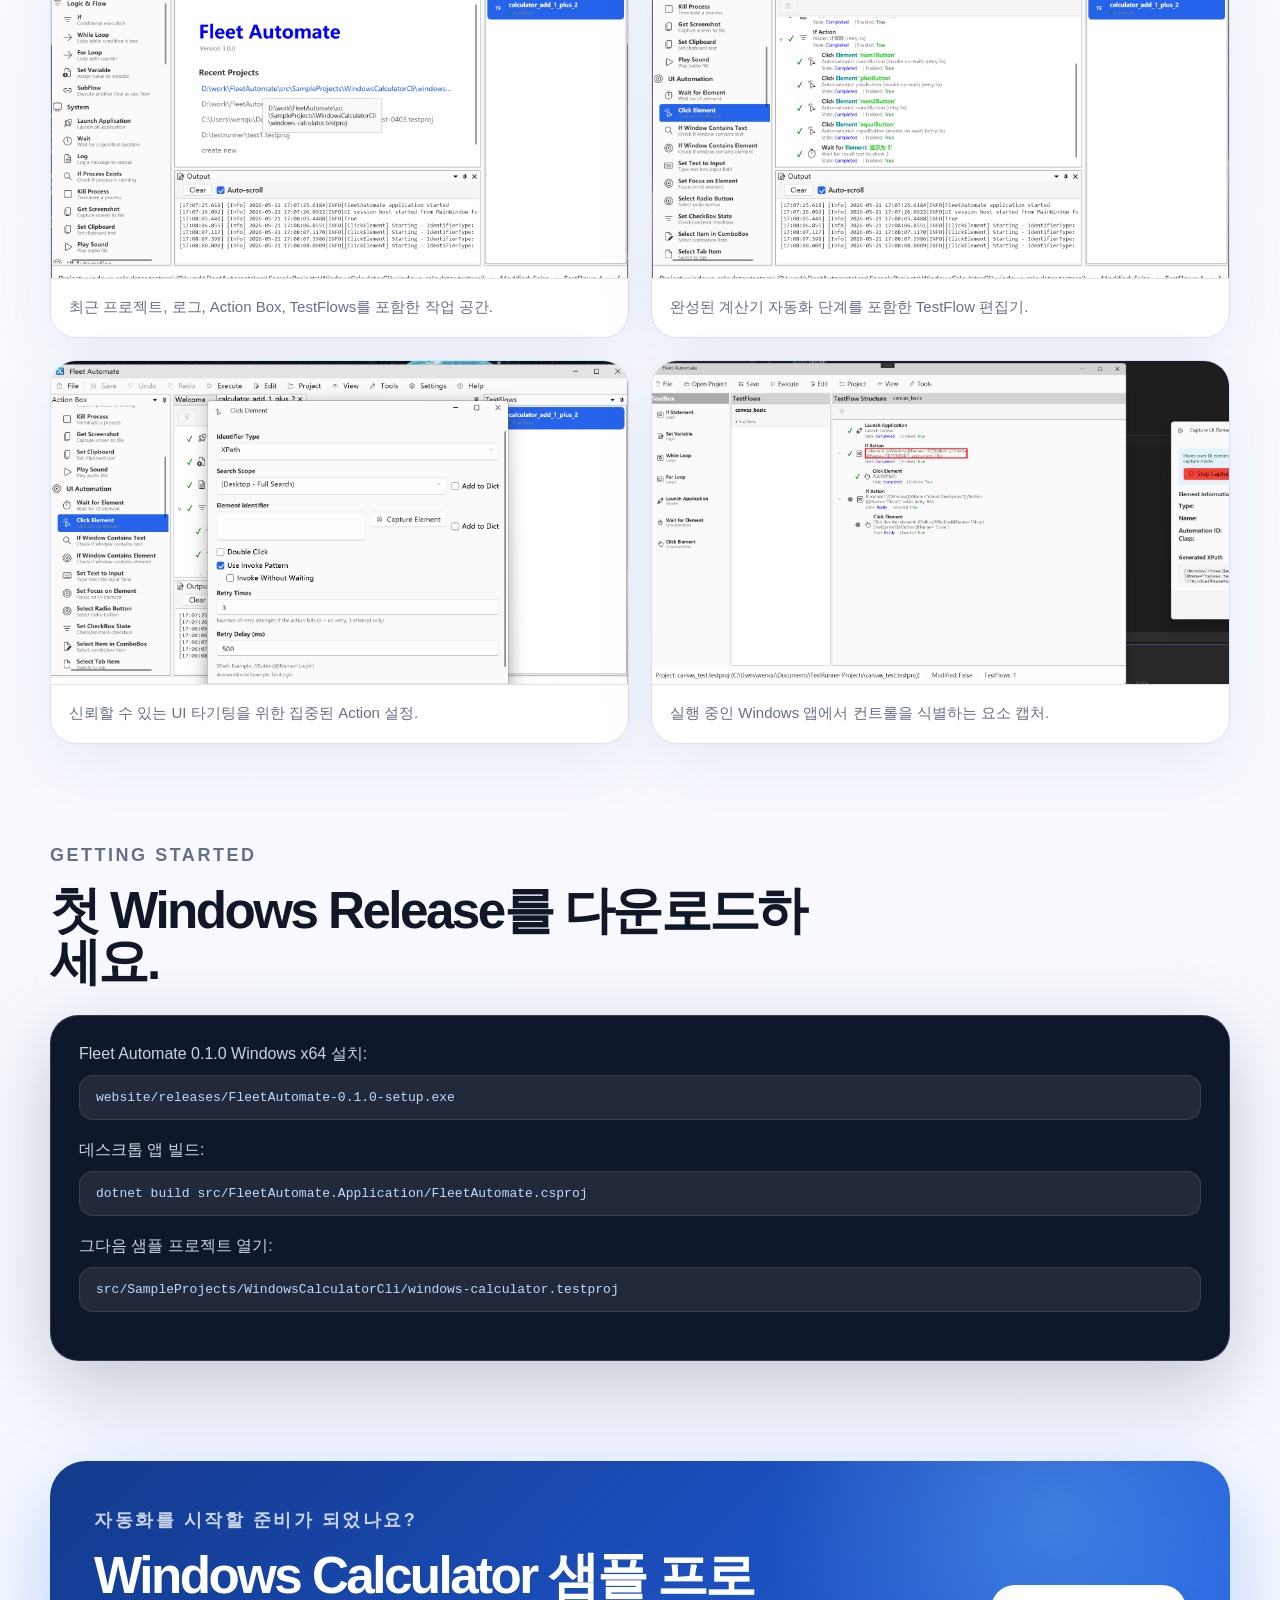
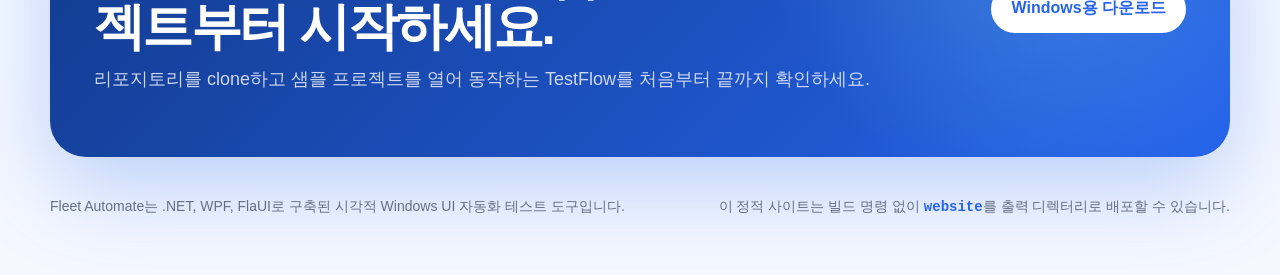
<file: website/ko.html>
<!doctype html>
<html lang="ko">
<head>
  <meta charset="utf-8">
  <meta name="viewport" content="width=device-width, initial-scale=1">
  <meta name="description" content="Fleet Automate는 스크립트 없이 TestFlow를 만들고 실행하며 관찰할 수 있는 시각적 Windows UI 자동화 도구입니다.">
  <title>Fleet Automate - 시각적 Windows UI 자동화</title>
  <link rel="alternate" hreflang="en" href="index.html">
  <link rel="alternate" hreflang="zh-CN" href="zh-CN.html">
  <link rel="alternate" hreflang="zh-TW" href="zh-TW.html">
  <link rel="alternate" hreflang="ja" href="ja.html">
  <link rel="alternate" hreflang="ko" href="ko.html">
  <link rel="icon" href="assets/favicon.ico" sizes="any">
  <link rel="icon" type="image/svg+xml" href="assets/app-icon.svg">
  <link rel="apple-touch-icon" href="assets/app-icon.png">
  <link rel="stylesheet" href="styles.css">
</head>
<body>
  <header class="site-header"><nav class="nav"><a class="brand" href="#top" aria-label="Fleet Automate 홈"><span class="brand-mark"><img src="assets/app-icon.svg" alt="" aria-hidden="true"></span><span>Fleet Automate</span></a><div class="nav-links" aria-label="기본 내비게이션"><a href="#features">기능</a><a href="#cli">CLI</a><a href="#workflow">워크플로</a><a href="#gallery">스크린샷</a><div class="language-switcher" aria-label="언어 선택"><span>한국어</span><div class="language-menu"><a href="index.html">English</a><a href="zh-CN.html">简体中文</a><a href="zh-TW.html">繁體中文</a><a href="ja.html">日本語</a><a aria-current="page" href="ko.html">한국어</a></div></div><a class="nav-cta" href="#getting-started">시작하기</a></div></nav></header>
  <main id="top">
    <section class="hero"><div class="hero-copy"><p class="eyebrow">Windows 앱을 위한 WYSIWYG 자동화</p><h1>Windows UI 자동화 플로를 시각적으로 만들고 안정적으로 실행하세요.</h1><p class="hero-lede">Fleet Automate는 시각적 Action Box, 구조화된 Flow 편집기, UI 요소 캡처, 실시간 실행 상태, 확인 가능한 로그를 통해 반복 가능한 데스크톱 자동화 TestFlow 작성을 돕습니다.</p><div class="hero-actions"><a class="button primary" href="releases/FleetAutomate-0.1.0-setup.exe">Windows용 다운로드</a><a class="button secondary" href="#gallery">스크린샷 보기</a></div><div class="hero-stats" aria-label="제품 하이라이트"><div><strong>Visual</strong><span>Action 빌더</span></div><div><strong>Observable</strong><span>실행 로그</span></div><div><strong>Windows</strong><span>FlaUI 기반</span></div></div></div><div class="hero-media"><div class="screen-frame large"><img src="assets/welcome.png" alt="Action Box, 환영 페이지, 출력 로그, TestFlows 패널을 포함한 Fleet Automate 메인 창"></div></div></section>
    <section class="strip" aria-label="핵심 제품 영역"><span>Action Box</span><span>TestFlows</span><span>Element Capture</span><span>Undo & Redo</span><span>Live Logs</span><span>CLI Sessions</span><span>AI Agent Loop</span><span>winauto-cli</span></section>
    <section id="features" class="section"><div class="section-heading"><p class="eyebrow">Fleet Automate를 선택하는 이유</p><h2>데스크톱 자동화를 위한 시각적 워크플로</h2><p>재사용 가능한 Action으로 플로를 설계하고, 집중된 설정 대화상자로 각 단계를 구성하며, 실행 상태 변화를 UI에서 바로 확인할 수 있습니다.</p></div><div class="feature-grid"><article class="feature-card"><span class="icon">01</span><h3>TestFlow를 시각적으로 구성</h3><p>자동화, 시스템, 로직, 흐름 제어 Action을 순서가 있는 TestFlow에 배치할 수 있습니다.</p></article><article class="feature-card"><span class="icon">02</span><h3>실제 UI 요소 캡처</h3><p>실행 중인 앱에서 창, 버튼, 입력 필드 및 기타 컨트롤을 식별할 수 있습니다.</p></article><article class="feature-card"><span class="icon">03</span><h3>모든 실행 관찰</h3><p>Action 상태, 출력 로그, 일시 중지/재개 동작, Flow 결과를 같은 작업 공간에서 추적합니다.</p></article><article class="feature-card"><span class="icon">04</span><h3>플로를 이식 가능하게 유지</h3><p>프로젝트와 TestFlow는 파일 기반이므로 검사, 버전 관리, 복사, 공유가 쉽습니다.</p></article></div></section>
    <section class="showcase"><div class="showcase-copy"><p class="eyebrow">아이디어에서 실행까지</p><h2>전용 대화상자로 자동화 단계를 설정합니다.</h2><p>각 Action은 식별자 유형, 검색 범위, 재시도 동작, Invoke 모드, 사전 옵션처럼 중요한 속성만 노출합니다. 목표는 빠른 설정과 숨은 가정의 감소입니다.</p></div><div class="screen-frame"><img src="assets/creating-action.png" alt="Fleet Automate의 Click Element Action 설정 대화상자"></div></section>
    <section id="cli" class="section ai-cli-section"><div class="section-heading"><p class="eyebrow">AI-ready CLI 자동화</p><h2>테스트 작성부터 자동 복구까지 루프를 완성합니다.</h2><p>Fleet Automate는 AI Agent 시대를 위한 CLI 기능을 제공합니다. Agent는 TestFlow를 만들거나 수정하고, 자동화를 실행하고, 결과를 검사하며, 사람이 관찰 가능한 UI에서 수정 작업을 반복할 수 있습니다.</p></div><div class="loop-grid"><article><span>1</span><h3>자동 테스트 개발</h3><p>Agent는 명령줄에서 프로젝트 생성, Flow 추가, Action 삽입, Action 속성 업데이트를 수행할 수 있습니다.</p></article><article><span>2</span><h3>자동 테스트 실행</h3><p>CLI가 Flow를 준비하고 UI-hosted 명령 세션을 통해 데스크톱 UI를 관찰 가능하게 유지합니다.</p></article><article><span>3</span><h3>결과 분석</h3><p>구조화된 출력에는 실행 모드, payload, 오류가 포함되어 Agent가 실패 원인을 추론하기 쉽습니다.</p></article><article><span>4</span><h3>반복 복구</h3><p>Agent는 selector를 개선하고 Action 설정을 업데이트하며 프로젝트를 저장하고 반복 실행할 수 있습니다.</p></article></div><div class="cli-layout"><div class="cli-copy"><h3>FleetAutomate CLI 사용법</h3><p>일치하는 프로젝트가 열린 Fleet Automate UI 세션이 있으면 CLI는 명령을 해당 세션으로 라우팅합니다. 찾지 못하면 오프라인 파일 모드로 전환합니다.</p><ul><li><strong>UI 세션 모드:</strong> 실행 중인 데스크톱 앱 안에서 보이는 협업 편집.</li><li><strong>오프라인 모드:</strong> UI를 열지 않고 프로젝트와 TestFlow 파일을 업데이트.</li><li><strong>출력:</strong> table 또는 JSON. <code>mode</code>는 <code>ui-session</code> 또는 <code>offline</code>.</li></ul></div><div class="code-panel" aria-label="FleetAutomate CLI examples"><pre><code>fleetctl testproj show --project D:\demo\sample.testproj
fleetctl testproj create --project D:\demo\sample.testproj --name SampleProject
fleetctl testflow create --project D:\demo\sample.testproj --name calculator_flow
fleetctl testflow tree --project D:\demo\sample.testproj --flow calculator_flow
fleetctl action add --project D:\demo\sample.testproj --flow calculator_flow --type LaunchApplicationAction
fleetctl action set --project D:\demo\sample.testproj --flow calculator_flow --path 0 --property ExecutablePath --value calc.exe
fleetctl action show --project D:\demo\sample.testproj --flow calculator_flow --path 0 --format json
fleetctl project save --project D:\demo\sample.testproj</code></pre></div></div><div class="tool-card"><div><p class="eyebrow">Companion CLI tool</p><h3>winauto-cli로 UI 검사와 selector 디버깅</h3><p><code>winauto-cli</code>는 <code>pywinauto</code>를 감싼 Python CLI 도구로, Windows 데스크톱 자동화를 위한 검사, 상호작용, 검증, 스크린샷, selector 개선 명령 표면을 제공합니다.</p><p class="source-note">PyPI에는 <code>list-windows</code>, <code>find</code>, <code>inspect</code>, <code>act</code>, <code>assert</code>, <code>screenshot</code> 같은 명령이 소개되어 있으며 Python 3.10+가 필요합니다.</p></div><div class="tool-actions"><code>pip install winauto-cli</code><a class="button secondary" href="https://pypi.org/project/winauto-cli/0.1.0/" target="_blank" rel="noreferrer">PyPI 페이지 열기</a></div></div></section>
    <section id="workflow" class="section workflow"><div class="section-heading compact"><p class="eyebrow">워크플로</p><h2>캡처, 설정, 실행, 검사.</h2></div><div class="steps"><article><span>1</span><h3>대상 UI 캡처</h3><p>요소 식별자를 캡처하거나 입력하고 재사용 가능한 대상을 프로젝트 사전에 유지합니다.</p></article><article><span>2</span><h3>TestFlow 작성</h3><p>클릭, 대기, 조건, 루프, 로그, 변수, 시스템 Action을 읽기 쉬운 플로로 결합합니다.</p></article><article><span>3</span><h3>가시성을 유지하며 실행</h3><p>완료 상태, 출력 로그, 재시도, 일시 중지/재개 동작을 맥락을 잃지 않고 확인합니다.</p></article></div></section>
    <section class="product-shot"><div class="screen-frame large"><img src="assets/testflow.png" alt="계산기 자동화 Action을 보여주는 Fleet Automate TestFlow 편집기"></div><div class="product-shot-copy"><p class="eyebrow">Calculator demo</p><h2>실제 Windows 앱을 위한 읽기 쉬운 플로.</h2><p>계산기 샘플은 앱 찾기, 버튼 호출, 예상 UI 대기, 실행 진행 기록까지 포함하는 완전한 UI 자동화 플로를 보여줍니다.</p></div></section>
    <section id="gallery" class="section gallery-section"><div class="section-heading"><p class="eyebrow">스크린샷</p><h2>Fleet Automate 동작 보기</h2></div><div class="gallery"><figure><img src="assets/welcome.png" alt="환영 페이지와 최근 프로젝트"><figcaption>최근 프로젝트, 로그, Action Box, TestFlows를 포함한 작업 공간.</figcaption></figure><figure><img src="assets/testflow.png" alt="TestFlow 편집기"><figcaption>완성된 계산기 자동화 단계를 포함한 TestFlow 편집기.</figcaption></figure><figure><img src="assets/creating-action.png" alt="Action 설정 대화상자"><figcaption>신뢰할 수 있는 UI 타기팅을 위한 집중된 Action 설정.</figcaption></figure><figure><img src="assets/ui-element-capturing.png" alt="UI 요소 캡처 흐름"><figcaption>실행 중인 Windows 앱에서 컨트롤을 식별하는 요소 캡처.</figcaption></figure></div></section>
    <section id="getting-started" class="getting-started"><div class="section-heading compact"><p class="eyebrow">Getting started</p><h2>첫 Windows Release를 다운로드하세요.</h2></div><div class="command-card"><p>Fleet Automate 0.1.0 Windows x64 설치:</p><code>website/releases/FleetAutomate-0.1.0-setup.exe</code><p>데스크톱 앱 빌드:</p><code>dotnet build src/FleetAutomate.Application/FleetAutomate.csproj</code><p>그다음 샘플 프로젝트 열기:</p><code>src/SampleProjects/WindowsCalculatorCli/windows-calculator.testproj</code></div></section>
    <section class="cta"><div><p class="eyebrow">자동화를 시작할 준비가 되었나요?</p><h2>Windows Calculator 샘플 프로젝트부터 시작하세요.</h2><p>리포지토리를 clone하고 샘플 프로젝트를 열어 동작하는 TestFlow를 처음부터 끝까지 확인하세요.</p></div><a class="button primary" href="releases/FleetAutomate-0.1.0-setup.exe">Windows용 다운로드</a></section>
  </main>
  <footer class="site-footer"><p>Fleet Automate는 .NET, WPF, FlaUI로 구축된 시각적 Windows UI 자동화 테스트 도구입니다.</p><p>이 정적 사이트는 빌드 명령 없이 <code>website</code>를 출력 디렉터리로 배포할 수 있습니다.</p></footer>
</body>
</html>
</file>
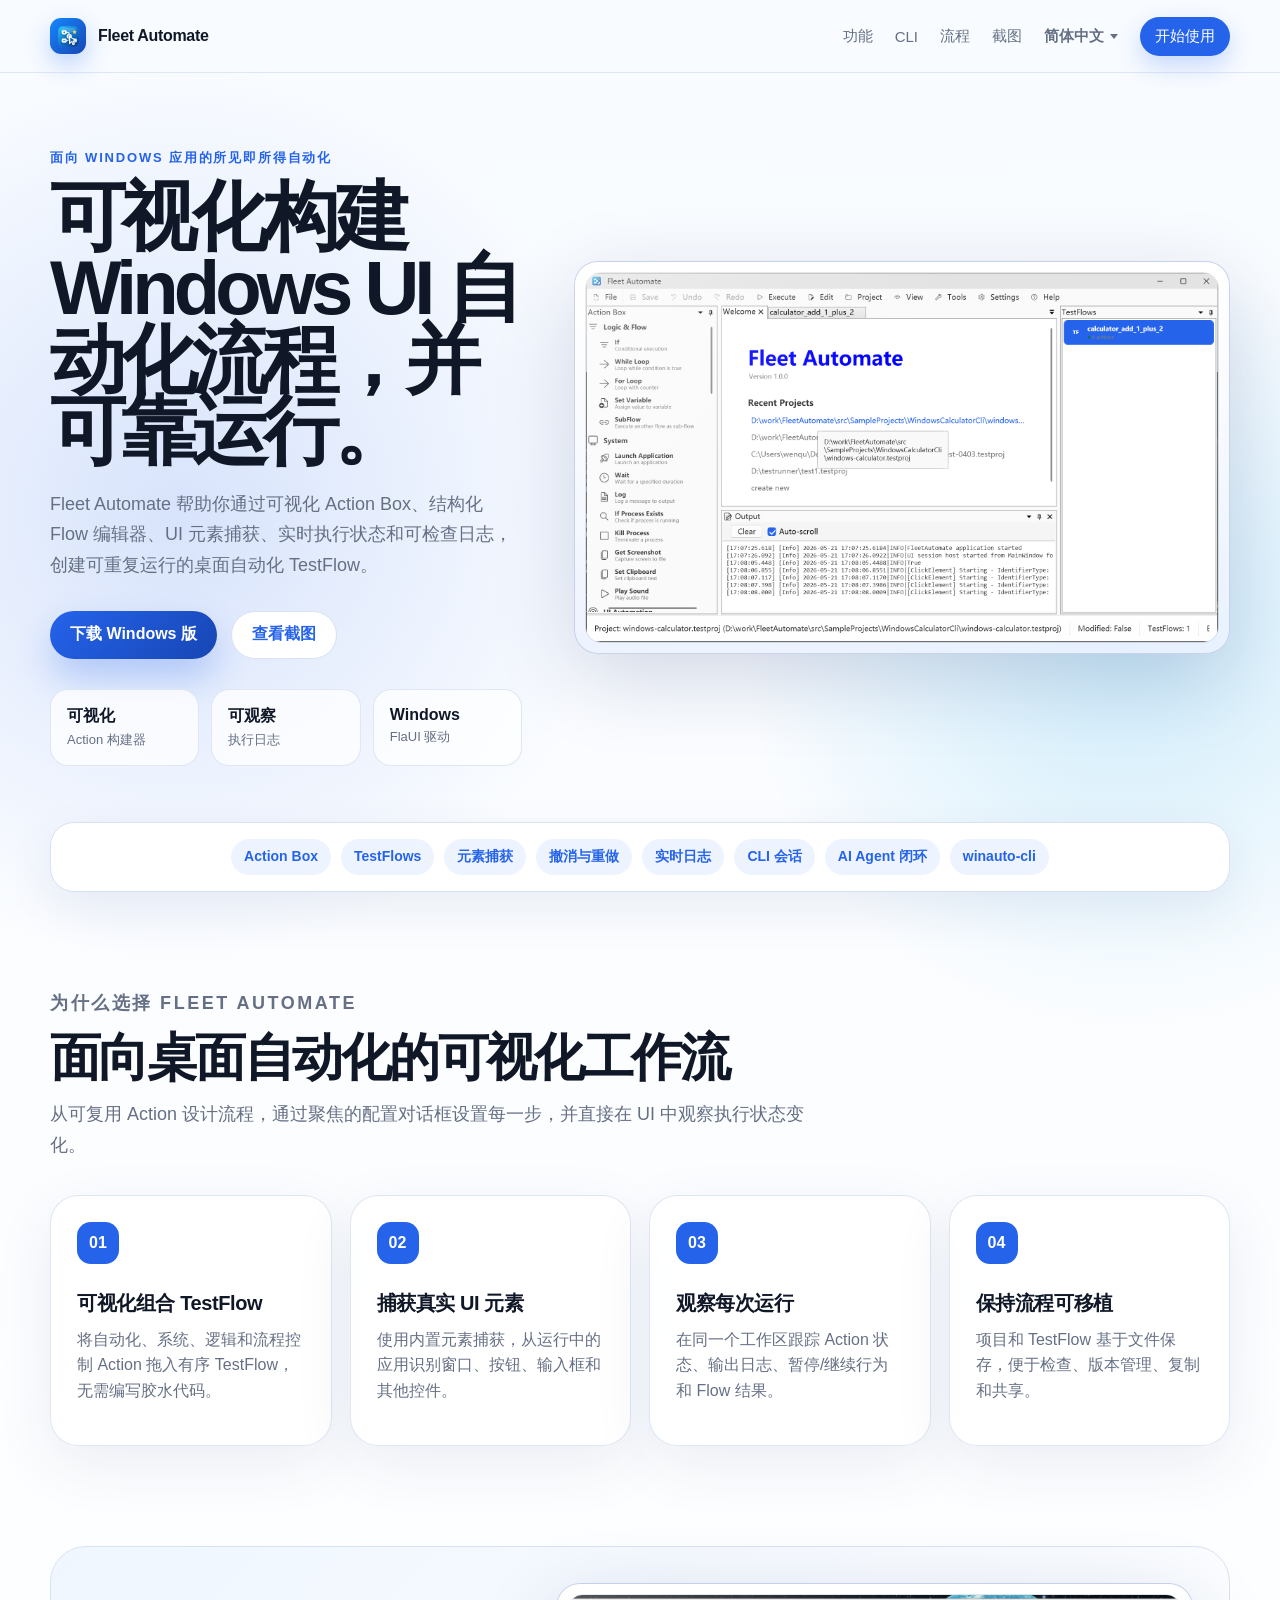
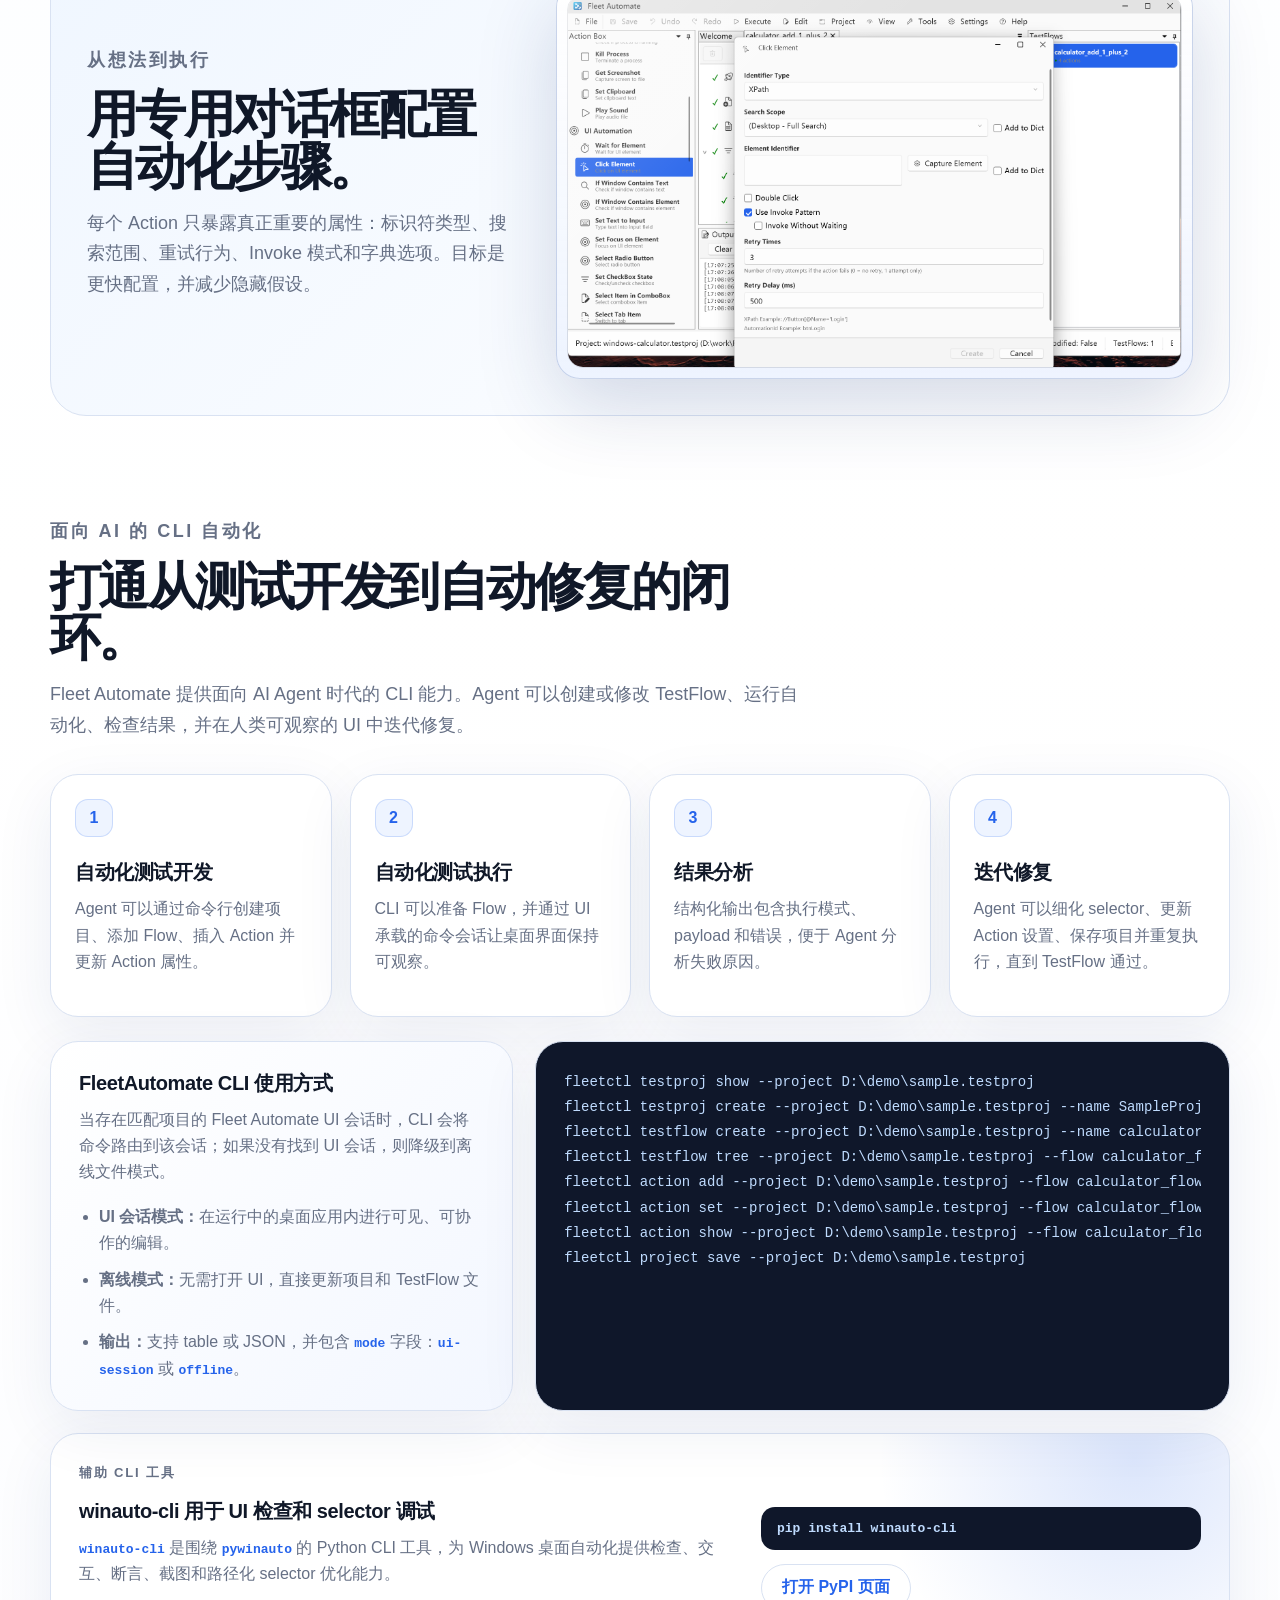
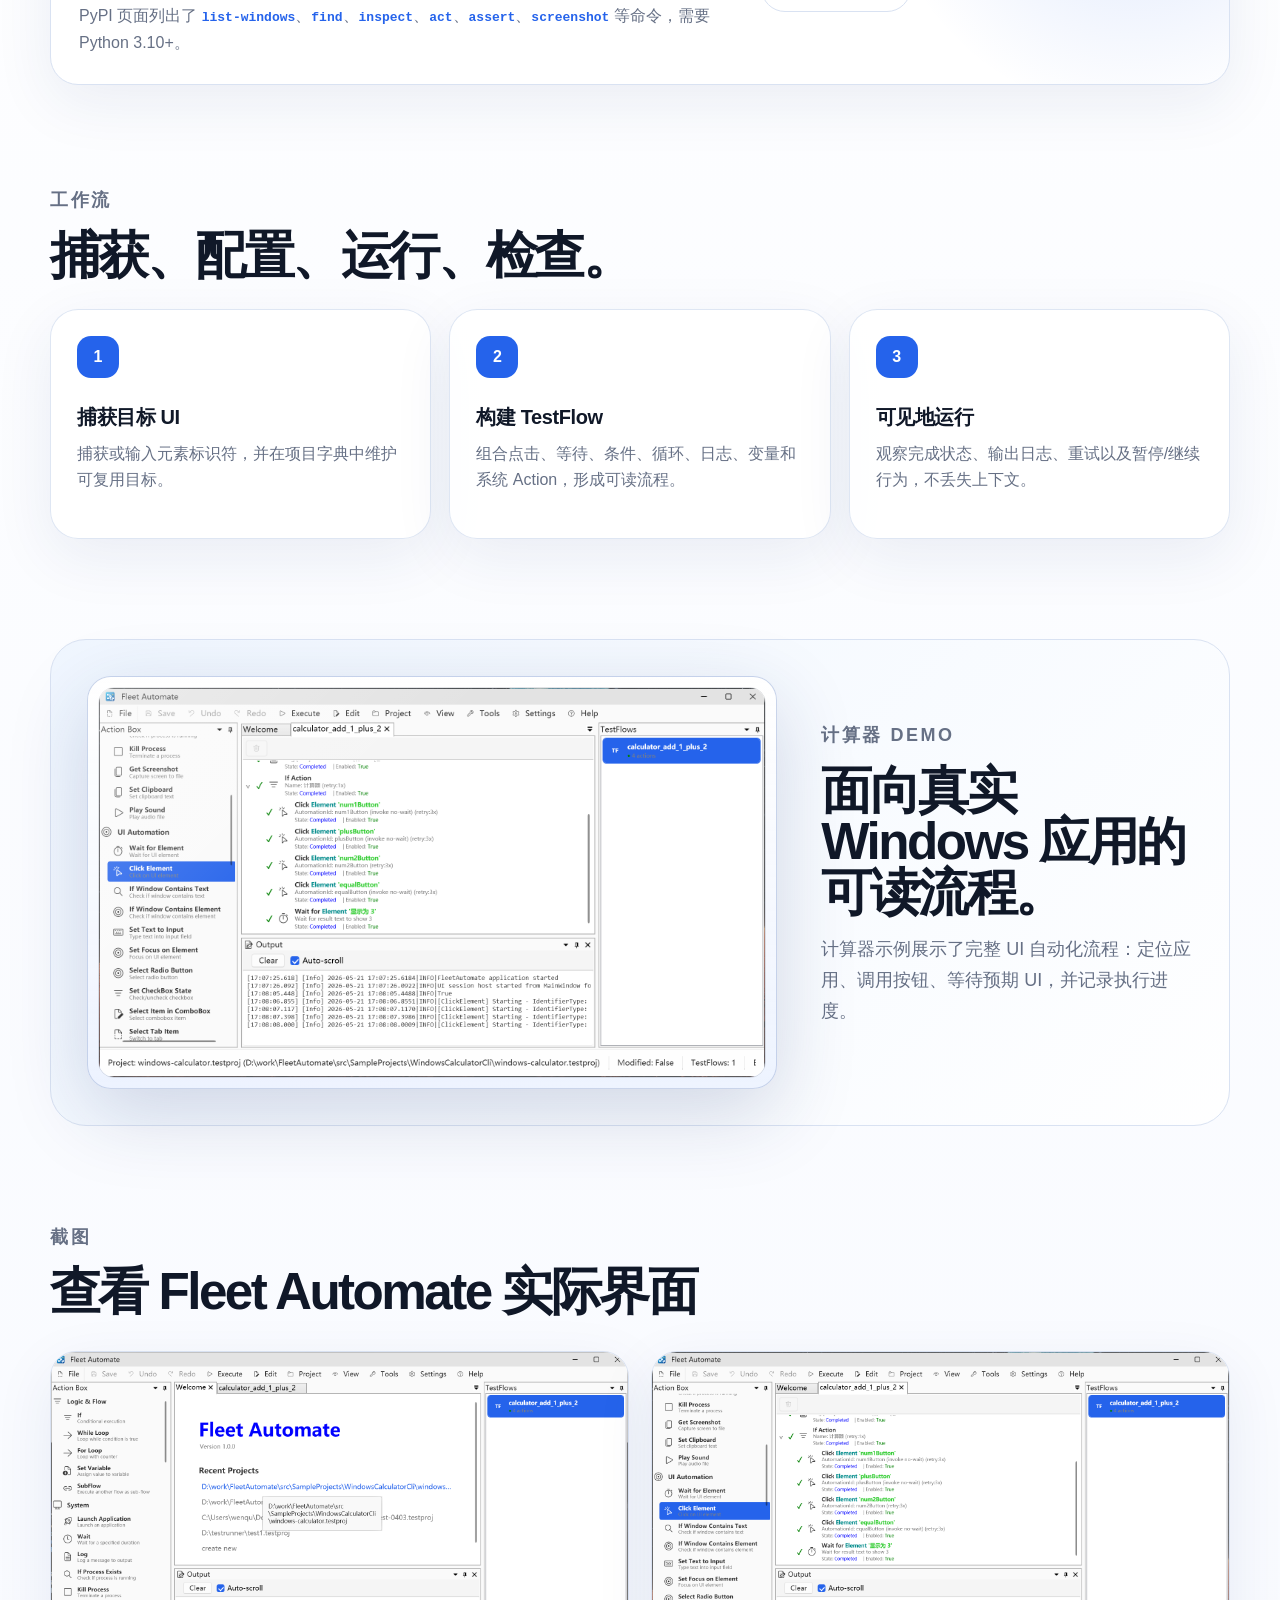
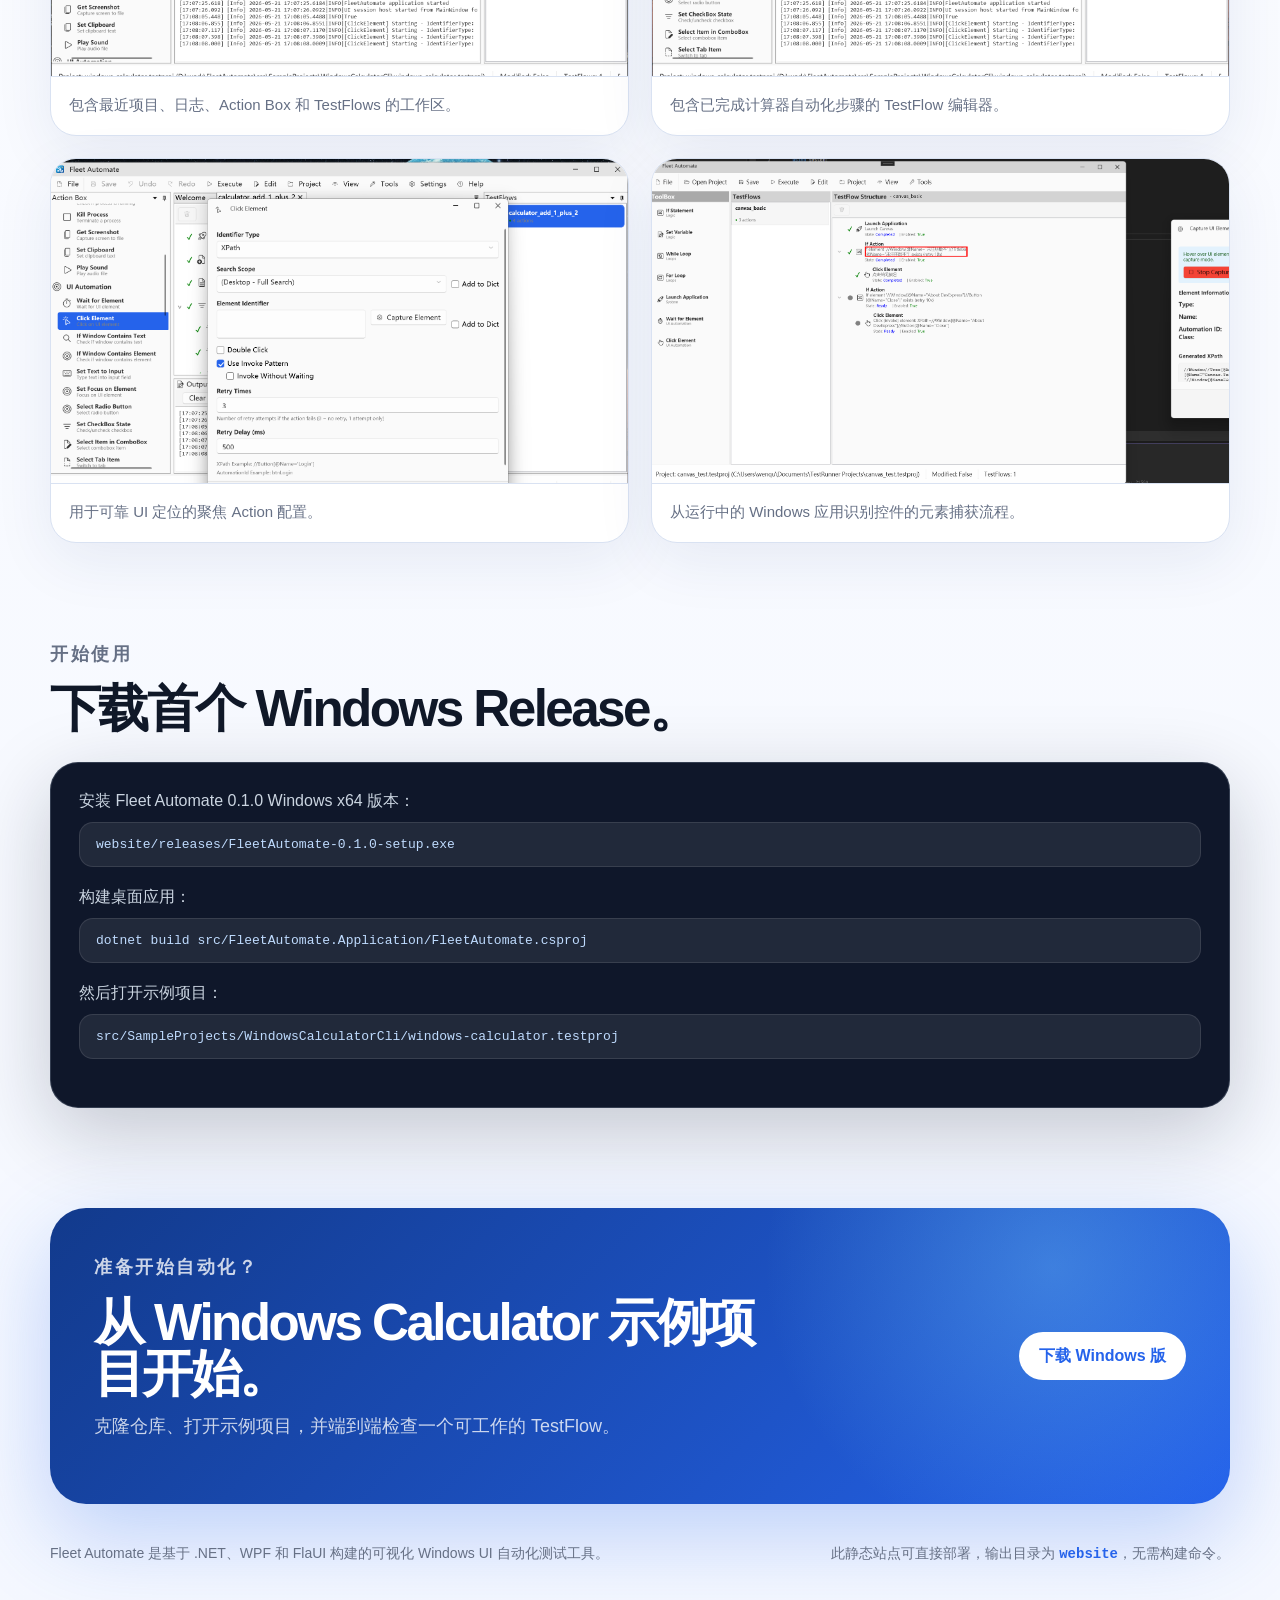
<file: website/zh-CN.html>
<!doctype html>
<html lang="zh-CN">
<head>
  <meta charset="utf-8">
  <meta name="viewport" content="width=device-width, initial-scale=1">
  <meta name="description" content="Fleet Automate 是一款可视化 Windows UI 自动化工具，用于无需脚本地创建、运行和观察 TestFlow。">
  <title>Fleet Automate - 可视化 Windows UI 自动化</title>
  <link rel="alternate" hreflang="en" href="index.html">
  <link rel="alternate" hreflang="zh-CN" href="zh-CN.html">
  <link rel="alternate" hreflang="zh-TW" href="zh-TW.html">
  <link rel="alternate" hreflang="ja" href="ja.html">
  <link rel="alternate" hreflang="ko" href="ko.html">
  <link rel="icon" href="assets/favicon.ico" sizes="any">
  <link rel="icon" type="image/svg+xml" href="assets/app-icon.svg">
  <link rel="apple-touch-icon" href="assets/app-icon.png">
  <link rel="stylesheet" href="styles.css">
</head>
<body>
  <header class="site-header">
    <nav class="nav">
      <a class="brand" href="#top" aria-label="Fleet Automate 主页">
        <span class="brand-mark"><img src="assets/app-icon.svg" alt="" aria-hidden="true"></span>
        <span>Fleet Automate</span>
      </a>
      <div class="nav-links" aria-label="主导航">
        <a href="#features">功能</a>
        <a href="#cli">CLI</a>
        <a href="#workflow">流程</a>
        <a href="#gallery">截图</a>
        <div class="language-switcher" aria-label="语言选择">
          <span>简体中文</span>
          <div class="language-menu">
            <a href="index.html">English</a>
            <a aria-current="page" href="zh-CN.html">简体中文</a>
            <a href="zh-TW.html">繁體中文</a>
            <a href="ja.html">日本語</a>
            <a href="ko.html">한국어</a>
          </div>
        </div>
        <a class="nav-cta" href="#getting-started">开始使用</a>
      </div>
    </nav>
  </header>

  <main id="top">
    <section class="hero">
      <div class="hero-copy">
        <p class="eyebrow">面向 Windows 应用的所见即所得自动化</p>
        <h1>可视化构建 Windows UI 自动化流程，并可靠运行。</h1>
        <p class="hero-lede">
          Fleet Automate 帮助你通过可视化 Action Box、结构化 Flow 编辑器、UI 元素捕获、实时执行状态和可检查日志，创建可重复运行的桌面自动化 TestFlow。
        </p>
        <div class="hero-actions">
          <a class="button primary" href="releases/FleetAutomate-0.1.0-setup.exe">下载 Windows 版</a>
          <a class="button secondary" href="#gallery">查看截图</a>
        </div>
        <div class="hero-stats" aria-label="产品亮点">
          <div><strong>可视化</strong><span>Action 构建器</span></div>
          <div><strong>可观察</strong><span>执行日志</span></div>
          <div><strong>Windows</strong><span>FlaUI 驱动</span></div>
        </div>
      </div>
      <div class="hero-media">
        <div class="screen-frame large">
          <img src="assets/welcome.png" alt="Fleet Automate 主窗口，包含 Action Box、欢迎页、输出日志和 TestFlows 面板">
        </div>
      </div>
    </section>

    <section class="strip" aria-label="核心产品区域">
      <span>Action Box</span>
      <span>TestFlows</span>
      <span>元素捕获</span>
      <span>撤消与重做</span>
      <span>实时日志</span>
      <span>CLI 会话</span>
      <span>AI Agent 闭环</span>
      <span>winauto-cli</span>
    </section>

    <section id="features" class="section">
      <div class="section-heading">
        <p class="eyebrow">为什么选择 Fleet Automate</p>
        <h2>面向桌面自动化的可视化工作流</h2>
        <p>从可复用 Action 设计流程，通过聚焦的配置对话框设置每一步，并直接在 UI 中观察执行状态变化。</p>
      </div>
      <div class="feature-grid">
        <article class="feature-card"><span class="icon">01</span><h3>可视化组合 TestFlow</h3><p>将自动化、系统、逻辑和流程控制 Action 拖入有序 TestFlow，无需编写胶水代码。</p></article>
        <article class="feature-card"><span class="icon">02</span><h3>捕获真实 UI 元素</h3><p>使用内置元素捕获，从运行中的应用识别窗口、按钮、输入框和其他控件。</p></article>
        <article class="feature-card"><span class="icon">03</span><h3>观察每次运行</h3><p>在同一个工作区跟踪 Action 状态、输出日志、暂停/继续行为和 Flow 结果。</p></article>
        <article class="feature-card"><span class="icon">04</span><h3>保持流程可移植</h3><p>项目和 TestFlow 基于文件保存，便于检查、版本管理、复制和共享。</p></article>
      </div>
    </section>

    <section class="showcase">
      <div class="showcase-copy">
        <p class="eyebrow">从想法到执行</p>
        <h2>用专用对话框配置自动化步骤。</h2>
        <p>每个 Action 只暴露真正重要的属性：标识符类型、搜索范围、重试行为、Invoke 模式和字典选项。目标是更快配置，并减少隐藏假设。</p>
      </div>
      <div class="screen-frame">
        <img src="assets/creating-action.png" alt="Fleet Automate 中 Click Element Action 的配置对话框">
      </div>
    </section>

    <section id="cli" class="section ai-cli-section">
      <div class="section-heading">
        <p class="eyebrow">面向 AI 的 CLI 自动化</p>
        <h2>打通从测试开发到自动修复的闭环。</h2>
        <p>Fleet Automate 提供面向 AI Agent 时代的 CLI 能力。Agent 可以创建或修改 TestFlow、运行自动化、检查结果，并在人类可观察的 UI 中迭代修复。</p>
      </div>
      <div class="loop-grid">
        <article><span>1</span><h3>自动化测试开发</h3><p>Agent 可以通过命令行创建项目、添加 Flow、插入 Action 并更新 Action 属性。</p></article>
        <article><span>2</span><h3>自动化测试执行</h3><p>CLI 可以准备 Flow，并通过 UI 承载的命令会话让桌面界面保持可观察。</p></article>
        <article><span>3</span><h3>结果分析</h3><p>结构化输出包含执行模式、payload 和错误，便于 Agent 分析失败原因。</p></article>
        <article><span>4</span><h3>迭代修复</h3><p>Agent 可以细化 selector、更新 Action 设置、保存项目并重复执行，直到 TestFlow 通过。</p></article>
      </div>
      <div class="cli-layout">
        <div class="cli-copy">
          <h3>FleetAutomate CLI 使用方式</h3>
          <p>当存在匹配项目的 Fleet Automate UI 会话时，CLI 会将命令路由到该会话；如果没有找到 UI 会话，则降级到离线文件模式。</p>
          <ul>
            <li><strong>UI 会话模式：</strong>在运行中的桌面应用内进行可见、可协作的编辑。</li>
            <li><strong>离线模式：</strong>无需打开 UI，直接更新项目和 TestFlow 文件。</li>
            <li><strong>输出：</strong>支持 table 或 JSON，并包含 <code>mode</code> 字段：<code>ui-session</code> 或 <code>offline</code>。</li>
          </ul>
        </div>
        <div class="code-panel" aria-label="FleetAutomate CLI 示例">
<pre><code>fleetctl testproj show --project D:\demo\sample.testproj
fleetctl testproj create --project D:\demo\sample.testproj --name SampleProject
fleetctl testflow create --project D:\demo\sample.testproj --name calculator_flow
fleetctl testflow tree --project D:\demo\sample.testproj --flow calculator_flow
fleetctl action add --project D:\demo\sample.testproj --flow calculator_flow --type LaunchApplicationAction
fleetctl action set --project D:\demo\sample.testproj --flow calculator_flow --path 0 --property ExecutablePath --value calc.exe
fleetctl action show --project D:\demo\sample.testproj --flow calculator_flow --path 0 --format json
fleetctl project save --project D:\demo\sample.testproj</code></pre>
        </div>
      </div>
      <div class="tool-card">
        <div>
          <p class="eyebrow">辅助 CLI 工具</p>
          <h3>winauto-cli 用于 UI 检查和 selector 调试</h3>
          <p><code>winauto-cli</code> 是围绕 <code>pywinauto</code> 的 Python CLI 工具，为 Windows 桌面自动化提供检查、交互、断言、截图和路径化 selector 优化能力。</p>
          <p class="source-note">PyPI 页面列出了 <code>list-windows</code>、<code>find</code>、<code>inspect</code>、<code>act</code>、<code>assert</code>、<code>screenshot</code> 等命令，需要 Python 3.10+。</p>
        </div>
        <div class="tool-actions">
          <code>pip install winauto-cli</code>
          <a class="button secondary" href="https://pypi.org/project/winauto-cli/0.1.0/" target="_blank" rel="noreferrer">打开 PyPI 页面</a>
        </div>
      </div>
    </section>

    <section id="workflow" class="section workflow">
      <div class="section-heading compact"><p class="eyebrow">工作流</p><h2>捕获、配置、运行、检查。</h2></div>
      <div class="steps">
        <article><span>1</span><h3>捕获目标 UI</h3><p>捕获或输入元素标识符，并在项目字典中维护可复用目标。</p></article>
        <article><span>2</span><h3>构建 TestFlow</h3><p>组合点击、等待、条件、循环、日志、变量和系统 Action，形成可读流程。</p></article>
        <article><span>3</span><h3>可见地运行</h3><p>观察完成状态、输出日志、重试以及暂停/继续行为，不丢失上下文。</p></article>
      </div>
    </section>

    <section class="product-shot">
      <div class="screen-frame large"><img src="assets/testflow.png" alt="Fleet Automate TestFlow 编辑器，显示已完成的计算器自动化 Action"></div>
      <div class="product-shot-copy"><p class="eyebrow">计算器 Demo</p><h2>面向真实 Windows 应用的可读流程。</h2><p>计算器示例展示了完整 UI 自动化流程：定位应用、调用按钮、等待预期 UI，并记录执行进度。</p></div>
    </section>

    <section id="gallery" class="section gallery-section">
      <div class="section-heading"><p class="eyebrow">截图</p><h2>查看 Fleet Automate 实际界面</h2></div>
      <div class="gallery">
        <figure><img src="assets/welcome.png" alt="欢迎页和最近项目"><figcaption>包含最近项目、日志、Action Box 和 TestFlows 的工作区。</figcaption></figure>
        <figure><img src="assets/testflow.png" alt="TestFlow 编辑器"><figcaption>包含已完成计算器自动化步骤的 TestFlow 编辑器。</figcaption></figure>
        <figure><img src="assets/creating-action.png" alt="Action 配置对话框"><figcaption>用于可靠 UI 定位的聚焦 Action 配置。</figcaption></figure>
        <figure><img src="assets/ui-element-capturing.png" alt="UI 元素捕获流程"><figcaption>从运行中的 Windows 应用识别控件的元素捕获流程。</figcaption></figure>
      </div>
    </section>

    <section id="getting-started" class="getting-started">
      <div class="section-heading compact"><p class="eyebrow">开始使用</p><h2>下载首个 Windows Release。</h2></div>
      <div class="command-card">
        <p>安装 Fleet Automate 0.1.0 Windows x64 版本：</p>
        <code>website/releases/FleetAutomate-0.1.0-setup.exe</code>
        <p>构建桌面应用：</p>
        <code>dotnet build src/FleetAutomate.Application/FleetAutomate.csproj</code>
        <p>然后打开示例项目：</p>
        <code>src/SampleProjects/WindowsCalculatorCli/windows-calculator.testproj</code>
      </div>
    </section>

    <section class="cta">
      <div><p class="eyebrow">准备开始自动化？</p><h2>从 Windows Calculator 示例项目开始。</h2><p>克隆仓库、打开示例项目，并端到端检查一个可工作的 TestFlow。</p></div>
      <a class="button primary" href="releases/FleetAutomate-0.1.0-setup.exe">下载 Windows 版</a>
    </section>
  </main>

  <footer class="site-footer">
    <p>Fleet Automate 是基于 .NET、WPF 和 FlaUI 构建的可视化 Windows UI 自动化测试工具。</p>
    <p>此静态站点可直接部署，输出目录为 <code>website</code>，无需构建命令。</p>
  </footer>
</body>
</html>
</file>
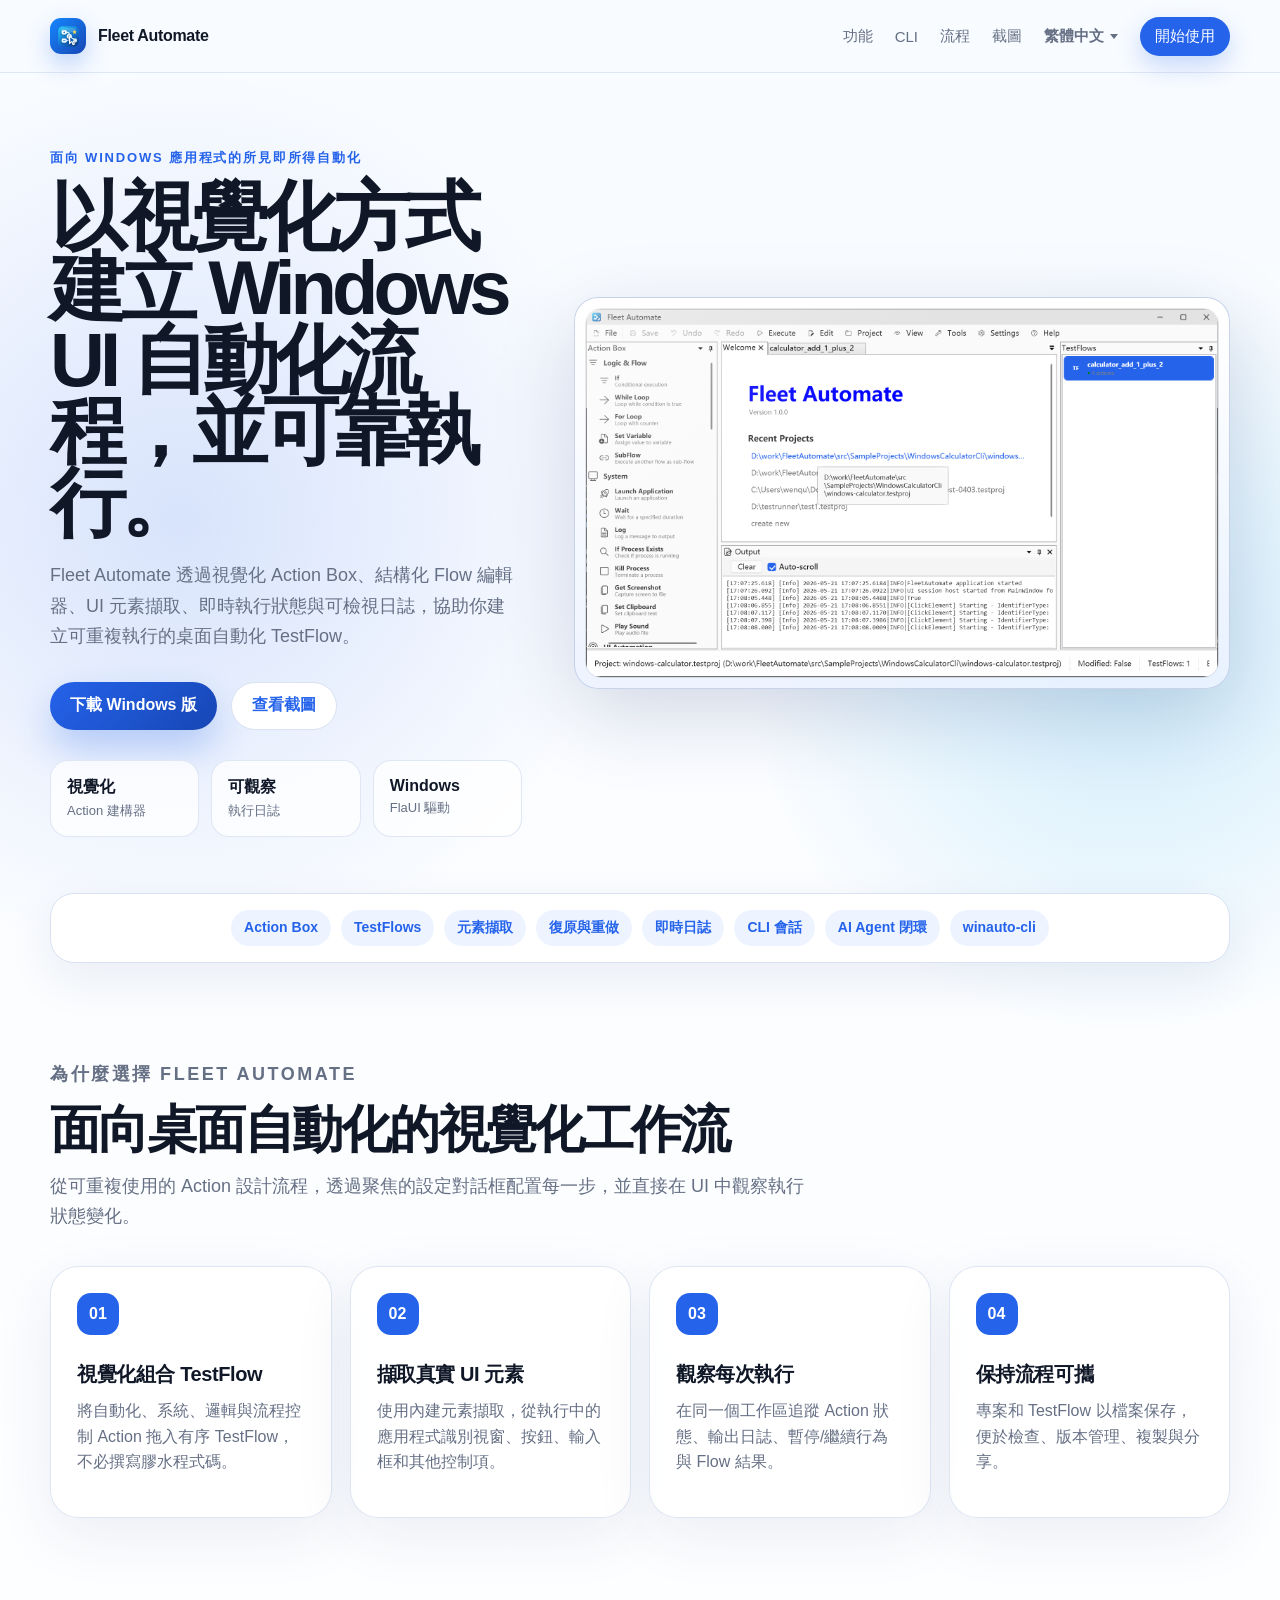
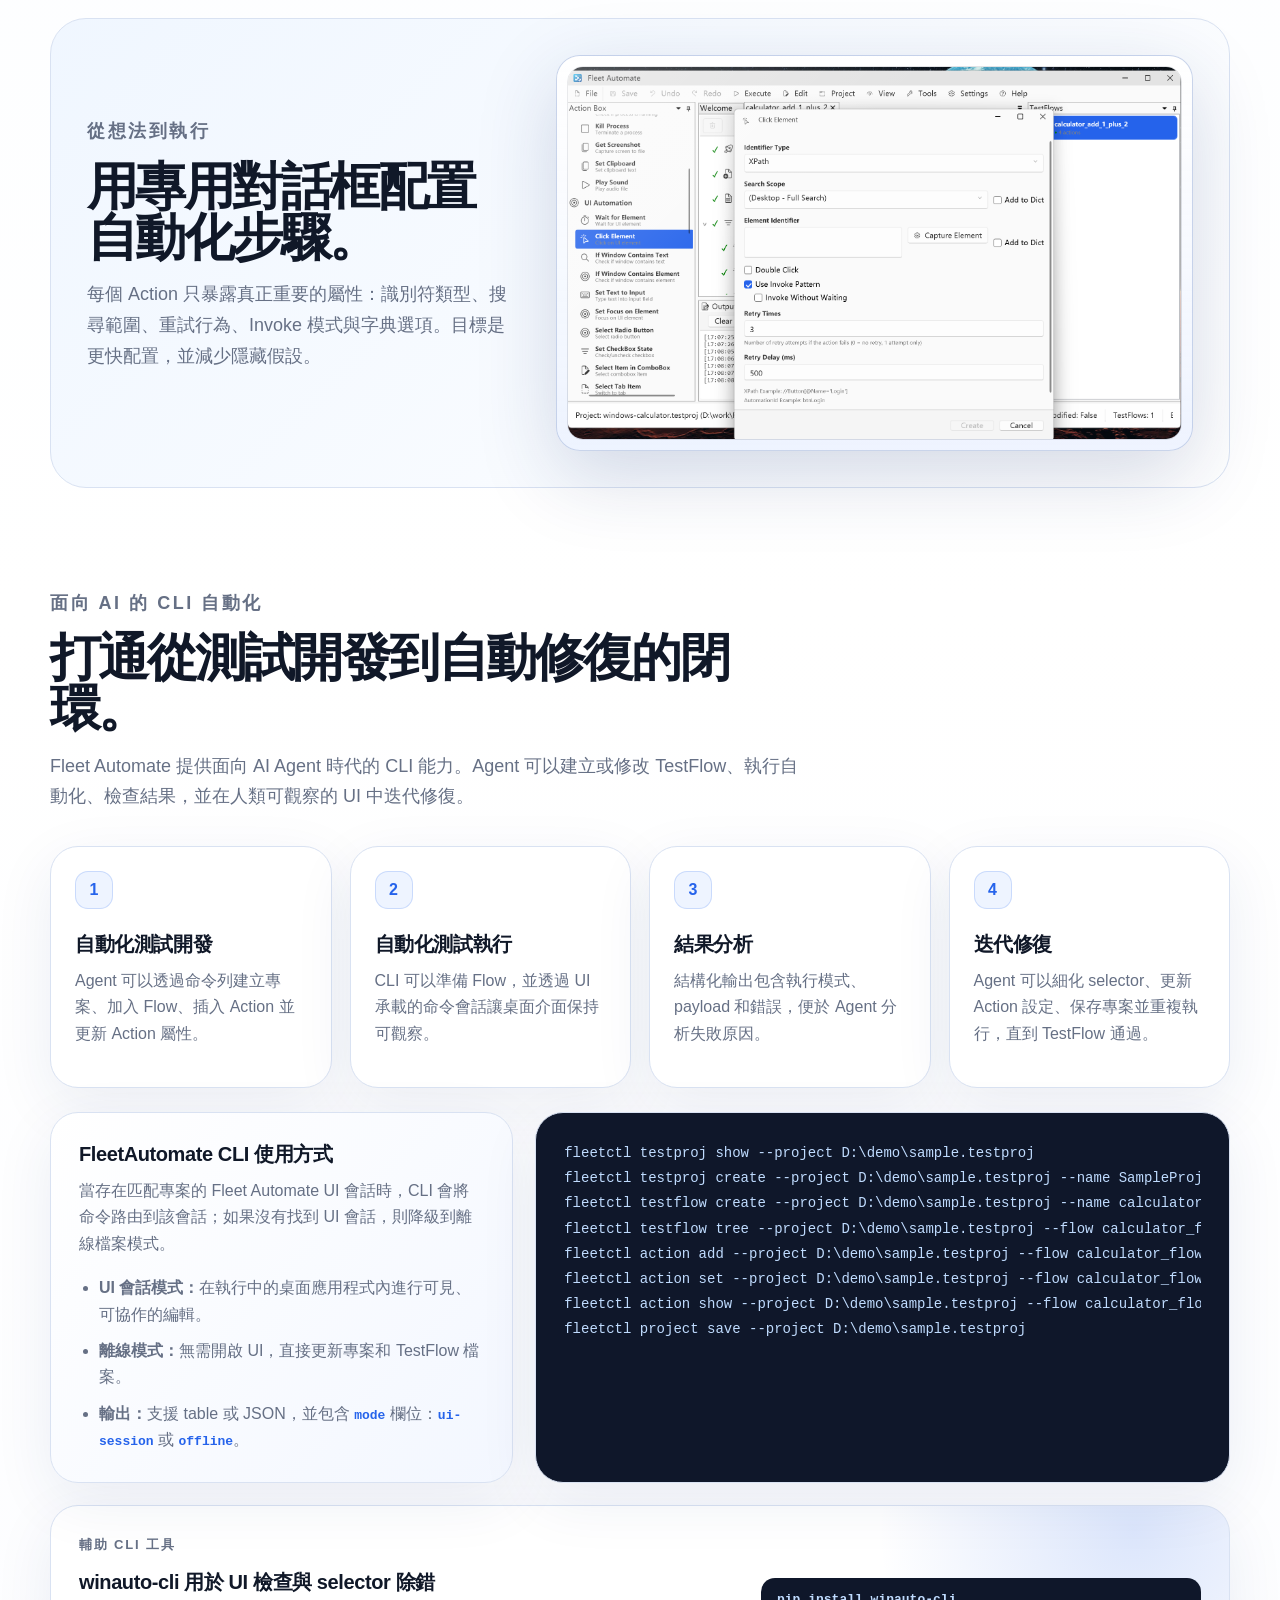
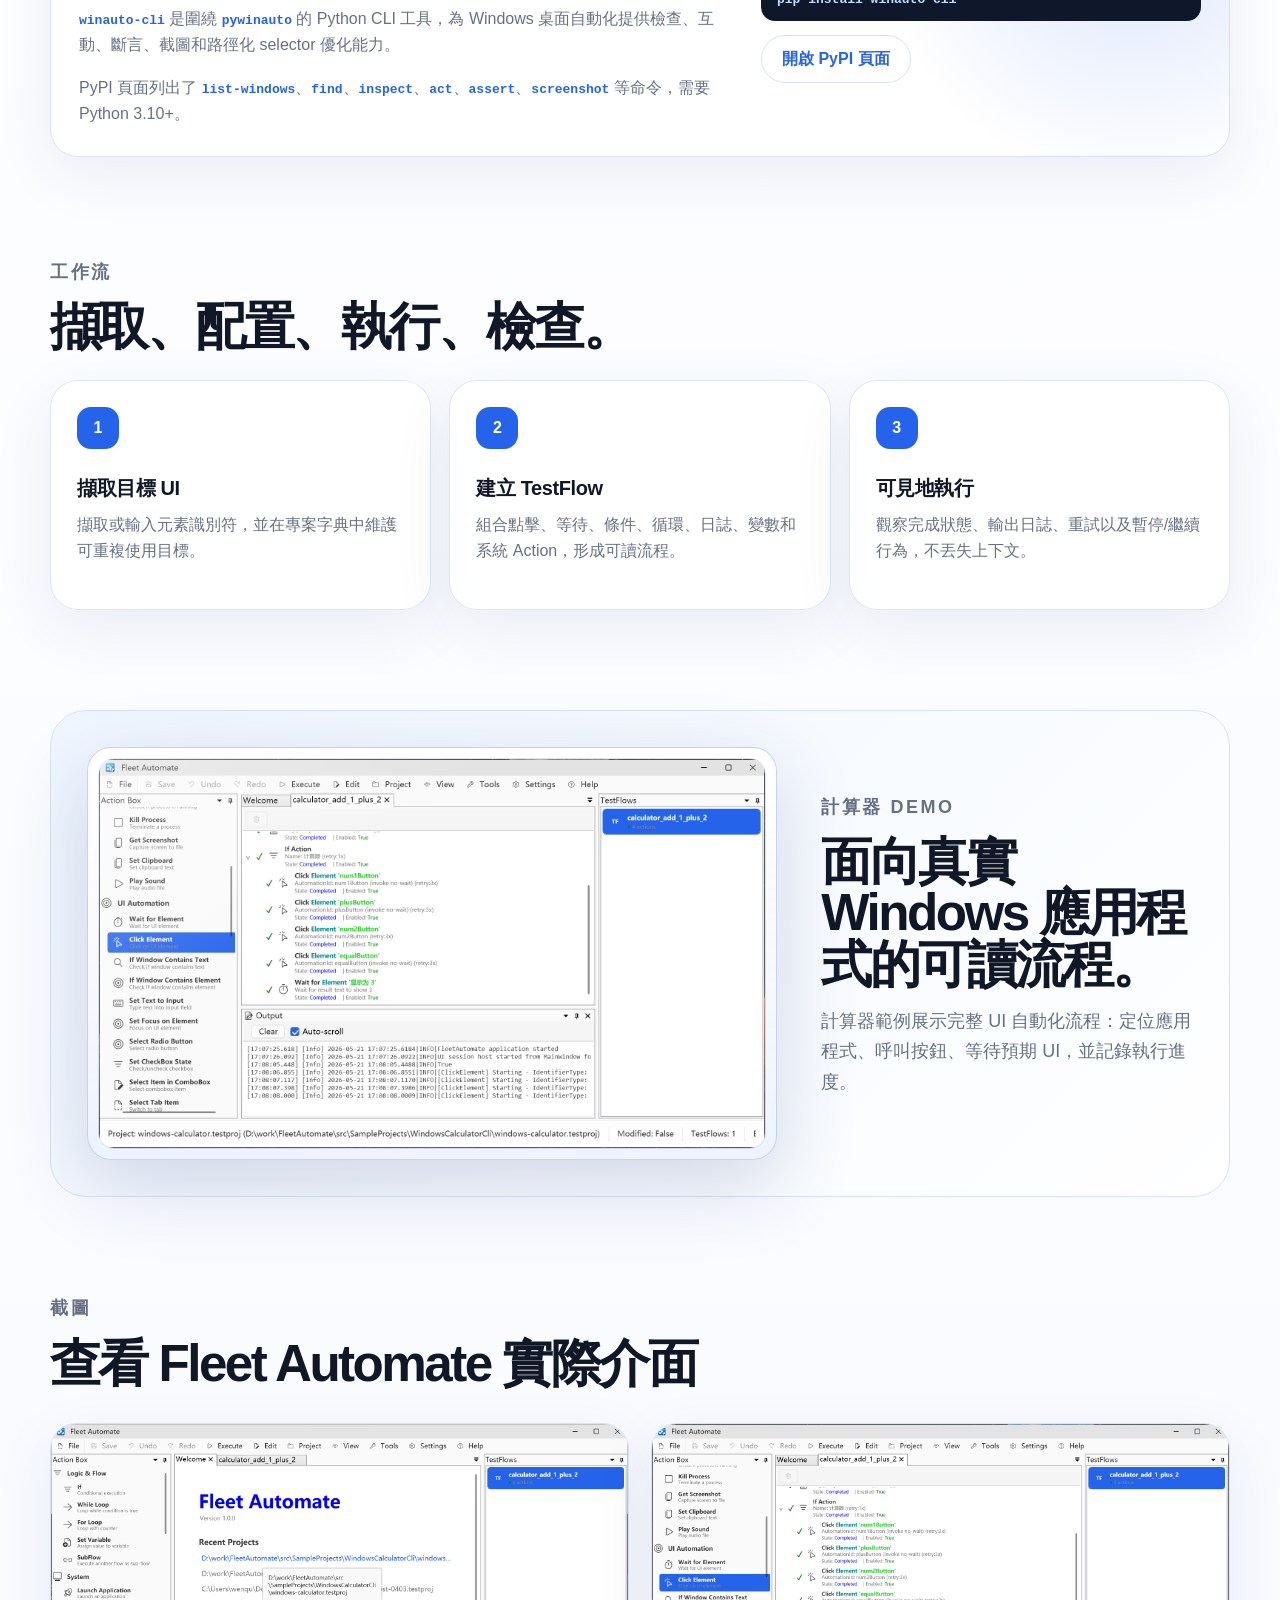
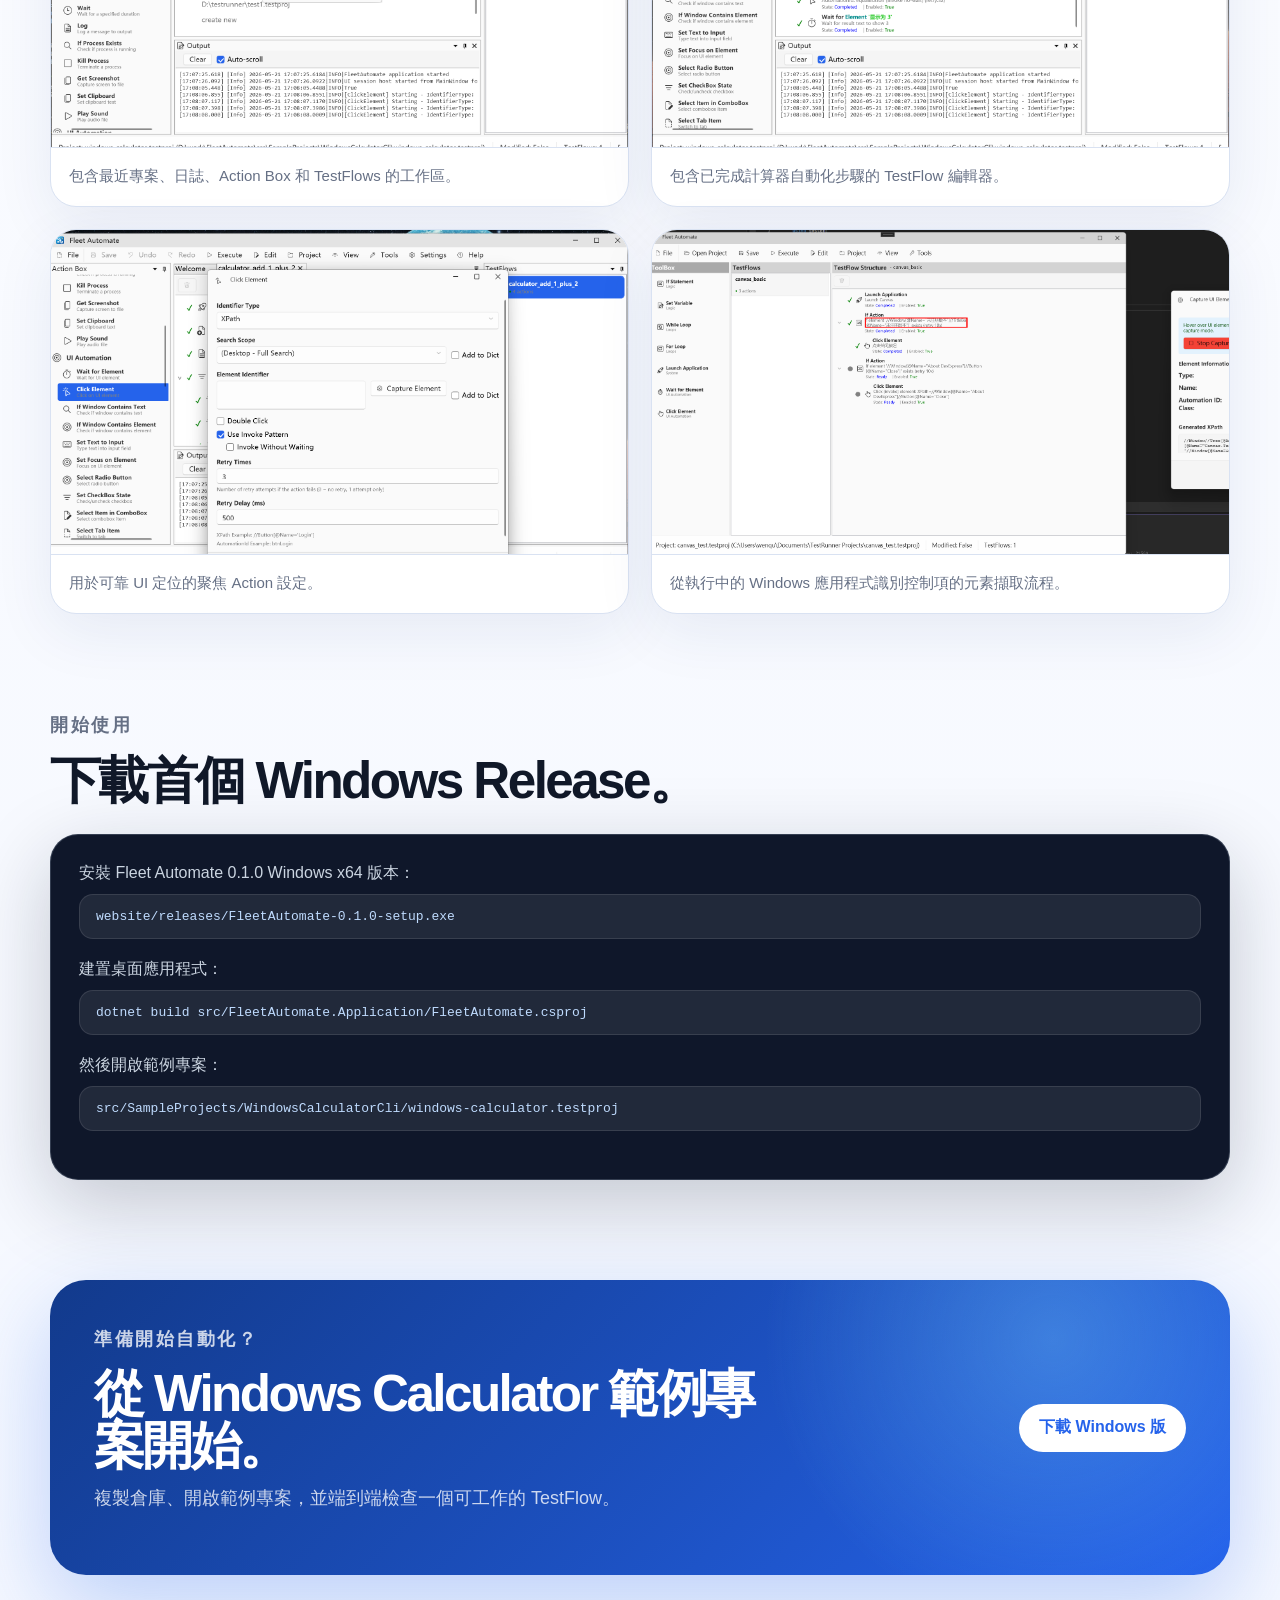
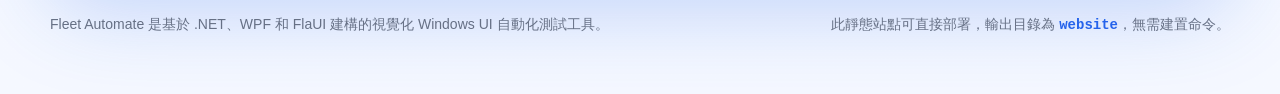
<file: website/zh-TW.html>
<!doctype html>
<html lang="zh-TW">
<head>
  <meta charset="utf-8">
  <meta name="viewport" content="width=device-width, initial-scale=1">
  <meta name="description" content="Fleet Automate 是一款視覺化 Windows UI 自動化工具，用於不撰寫腳本地建立、執行與觀察 TestFlow。">
  <title>Fleet Automate - 視覺化 Windows UI 自動化</title>
  <link rel="alternate" hreflang="en" href="index.html">
  <link rel="alternate" hreflang="zh-CN" href="zh-CN.html">
  <link rel="alternate" hreflang="zh-TW" href="zh-TW.html">
  <link rel="alternate" hreflang="ja" href="ja.html">
  <link rel="alternate" hreflang="ko" href="ko.html">
  <link rel="icon" href="assets/favicon.ico" sizes="any">
  <link rel="icon" type="image/svg+xml" href="assets/app-icon.svg">
  <link rel="apple-touch-icon" href="assets/app-icon.png">
  <link rel="stylesheet" href="styles.css">
</head>
<body>
  <header class="site-header">
    <nav class="nav">
      <a class="brand" href="#top" aria-label="Fleet Automate 首頁">
        <span class="brand-mark"><img src="assets/app-icon.svg" alt="" aria-hidden="true"></span>
        <span>Fleet Automate</span>
      </a>
      <div class="nav-links" aria-label="主導覽">
        <a href="#features">功能</a><a href="#cli">CLI</a><a href="#workflow">流程</a><a href="#gallery">截圖</a>
        <div class="language-switcher" aria-label="語言選擇"><span>繁體中文</span><div class="language-menu"><a href="index.html">English</a><a href="zh-CN.html">简体中文</a><a aria-current="page" href="zh-TW.html">繁體中文</a><a href="ja.html">日本語</a><a href="ko.html">한국어</a></div></div>
        <a class="nav-cta" href="#getting-started">開始使用</a>
      </div>
    </nav>
  </header>
  <main id="top">
    <section class="hero">
      <div class="hero-copy">
        <p class="eyebrow">面向 Windows 應用程式的所見即所得自動化</p>
        <h1>以視覺化方式建立 Windows UI 自動化流程，並可靠執行。</h1>
        <p class="hero-lede">Fleet Automate 透過視覺化 Action Box、結構化 Flow 編輯器、UI 元素擷取、即時執行狀態與可檢視日誌，協助你建立可重複執行的桌面自動化 TestFlow。</p>
        <div class="hero-actions"><a class="button primary" href="releases/FleetAutomate-0.1.0-setup.exe">下載 Windows 版</a><a class="button secondary" href="#gallery">查看截圖</a></div>
        <div class="hero-stats" aria-label="產品亮點"><div><strong>視覺化</strong><span>Action 建構器</span></div><div><strong>可觀察</strong><span>執行日誌</span></div><div><strong>Windows</strong><span>FlaUI 驅動</span></div></div>
      </div>
      <div class="hero-media"><div class="screen-frame large"><img src="assets/welcome.png" alt="Fleet Automate 主視窗，包含 Action Box、歡迎頁、輸出日誌和 TestFlows 面板"></div></div>
    </section>
    <section class="strip" aria-label="核心產品區域"><span>Action Box</span><span>TestFlows</span><span>元素擷取</span><span>復原與重做</span><span>即時日誌</span><span>CLI 會話</span><span>AI Agent 閉環</span><span>winauto-cli</span></section>
    <section id="features" class="section">
      <div class="section-heading"><p class="eyebrow">為什麼選擇 Fleet Automate</p><h2>面向桌面自動化的視覺化工作流</h2><p>從可重複使用的 Action 設計流程，透過聚焦的設定對話框配置每一步，並直接在 UI 中觀察執行狀態變化。</p></div>
      <div class="feature-grid">
        <article class="feature-card"><span class="icon">01</span><h3>視覺化組合 TestFlow</h3><p>將自動化、系統、邏輯與流程控制 Action 拖入有序 TestFlow，不必撰寫膠水程式碼。</p></article>
        <article class="feature-card"><span class="icon">02</span><h3>擷取真實 UI 元素</h3><p>使用內建元素擷取，從執行中的應用程式識別視窗、按鈕、輸入框和其他控制項。</p></article>
        <article class="feature-card"><span class="icon">03</span><h3>觀察每次執行</h3><p>在同一個工作區追蹤 Action 狀態、輸出日誌、暫停/繼續行為與 Flow 結果。</p></article>
        <article class="feature-card"><span class="icon">04</span><h3>保持流程可攜</h3><p>專案和 TestFlow 以檔案保存，便於檢查、版本管理、複製與分享。</p></article>
      </div>
    </section>
    <section class="showcase"><div class="showcase-copy"><p class="eyebrow">從想法到執行</p><h2>用專用對話框配置自動化步驟。</h2><p>每個 Action 只暴露真正重要的屬性：識別符類型、搜尋範圍、重試行為、Invoke 模式與字典選項。目標是更快配置，並減少隱藏假設。</p></div><div class="screen-frame"><img src="assets/creating-action.png" alt="Fleet Automate 中 Click Element Action 的設定對話框"></div></section>
    <section id="cli" class="section ai-cli-section">
      <div class="section-heading"><p class="eyebrow">面向 AI 的 CLI 自動化</p><h2>打通從測試開發到自動修復的閉環。</h2><p>Fleet Automate 提供面向 AI Agent 時代的 CLI 能力。Agent 可以建立或修改 TestFlow、執行自動化、檢查結果，並在人類可觀察的 UI 中迭代修復。</p></div>
      <div class="loop-grid"><article><span>1</span><h3>自動化測試開發</h3><p>Agent 可以透過命令列建立專案、加入 Flow、插入 Action 並更新 Action 屬性。</p></article><article><span>2</span><h3>自動化測試執行</h3><p>CLI 可以準備 Flow，並透過 UI 承載的命令會話讓桌面介面保持可觀察。</p></article><article><span>3</span><h3>結果分析</h3><p>結構化輸出包含執行模式、payload 和錯誤，便於 Agent 分析失敗原因。</p></article><article><span>4</span><h3>迭代修復</h3><p>Agent 可以細化 selector、更新 Action 設定、保存專案並重複執行，直到 TestFlow 通過。</p></article></div>
      <div class="cli-layout"><div class="cli-copy"><h3>FleetAutomate CLI 使用方式</h3><p>當存在匹配專案的 Fleet Automate UI 會話時，CLI 會將命令路由到該會話；如果沒有找到 UI 會話，則降級到離線檔案模式。</p><ul><li><strong>UI 會話模式：</strong>在執行中的桌面應用程式內進行可見、可協作的編輯。</li><li><strong>離線模式：</strong>無需開啟 UI，直接更新專案和 TestFlow 檔案。</li><li><strong>輸出：</strong>支援 table 或 JSON，並包含 <code>mode</code> 欄位：<code>ui-session</code> 或 <code>offline</code>。</li></ul></div><div class="code-panel" aria-label="FleetAutomate CLI 範例"><pre><code>fleetctl testproj show --project D:\demo\sample.testproj
fleetctl testproj create --project D:\demo\sample.testproj --name SampleProject
fleetctl testflow create --project D:\demo\sample.testproj --name calculator_flow
fleetctl testflow tree --project D:\demo\sample.testproj --flow calculator_flow
fleetctl action add --project D:\demo\sample.testproj --flow calculator_flow --type LaunchApplicationAction
fleetctl action set --project D:\demo\sample.testproj --flow calculator_flow --path 0 --property ExecutablePath --value calc.exe
fleetctl action show --project D:\demo\sample.testproj --flow calculator_flow --path 0 --format json
fleetctl project save --project D:\demo\sample.testproj</code></pre></div></div>
      <div class="tool-card"><div><p class="eyebrow">輔助 CLI 工具</p><h3>winauto-cli 用於 UI 檢查與 selector 除錯</h3><p><code>winauto-cli</code> 是圍繞 <code>pywinauto</code> 的 Python CLI 工具，為 Windows 桌面自動化提供檢查、互動、斷言、截圖和路徑化 selector 優化能力。</p><p class="source-note">PyPI 頁面列出了 <code>list-windows</code>、<code>find</code>、<code>inspect</code>、<code>act</code>、<code>assert</code>、<code>screenshot</code> 等命令，需要 Python 3.10+。</p></div><div class="tool-actions"><code>pip install winauto-cli</code><a class="button secondary" href="https://pypi.org/project/winauto-cli/0.1.0/" target="_blank" rel="noreferrer">開啟 PyPI 頁面</a></div></div>
    </section>
    <section id="workflow" class="section workflow"><div class="section-heading compact"><p class="eyebrow">工作流</p><h2>擷取、配置、執行、檢查。</h2></div><div class="steps"><article><span>1</span><h3>擷取目標 UI</h3><p>擷取或輸入元素識別符，並在專案字典中維護可重複使用目標。</p></article><article><span>2</span><h3>建立 TestFlow</h3><p>組合點擊、等待、條件、循環、日誌、變數和系統 Action，形成可讀流程。</p></article><article><span>3</span><h3>可見地執行</h3><p>觀察完成狀態、輸出日誌、重試以及暫停/繼續行為，不丟失上下文。</p></article></div></section>
    <section class="product-shot"><div class="screen-frame large"><img src="assets/testflow.png" alt="Fleet Automate TestFlow 編輯器，顯示已完成的計算器自動化 Action"></div><div class="product-shot-copy"><p class="eyebrow">計算器 Demo</p><h2>面向真實 Windows 應用程式的可讀流程。</h2><p>計算器範例展示完整 UI 自動化流程：定位應用程式、呼叫按鈕、等待預期 UI，並記錄執行進度。</p></div></section>
    <section id="gallery" class="section gallery-section"><div class="section-heading"><p class="eyebrow">截圖</p><h2>查看 Fleet Automate 實際介面</h2></div><div class="gallery"><figure><img src="assets/welcome.png" alt="歡迎頁和最近專案"><figcaption>包含最近專案、日誌、Action Box 和 TestFlows 的工作區。</figcaption></figure><figure><img src="assets/testflow.png" alt="TestFlow 編輯器"><figcaption>包含已完成計算器自動化步驟的 TestFlow 編輯器。</figcaption></figure><figure><img src="assets/creating-action.png" alt="Action 設定對話框"><figcaption>用於可靠 UI 定位的聚焦 Action 設定。</figcaption></figure><figure><img src="assets/ui-element-capturing.png" alt="UI 元素擷取流程"><figcaption>從執行中的 Windows 應用程式識別控制項的元素擷取流程。</figcaption></figure></div></section>
    <section id="getting-started" class="getting-started"><div class="section-heading compact"><p class="eyebrow">開始使用</p><h2>下載首個 Windows Release。</h2></div><div class="command-card"><p>安裝 Fleet Automate 0.1.0 Windows x64 版本：</p><code>website/releases/FleetAutomate-0.1.0-setup.exe</code><p>建置桌面應用程式：</p><code>dotnet build src/FleetAutomate.Application/FleetAutomate.csproj</code><p>然後開啟範例專案：</p><code>src/SampleProjects/WindowsCalculatorCli/windows-calculator.testproj</code></div></section>
    <section class="cta"><div><p class="eyebrow">準備開始自動化？</p><h2>從 Windows Calculator 範例專案開始。</h2><p>複製倉庫、開啟範例專案，並端到端檢查一個可工作的 TestFlow。</p></div><a class="button primary" href="releases/FleetAutomate-0.1.0-setup.exe">下載 Windows 版</a></section>
  </main>
  <footer class="site-footer"><p>Fleet Automate 是基於 .NET、WPF 和 FlaUI 建構的視覺化 Windows UI 自動化測試工具。</p><p>此靜態站點可直接部署，輸出目錄為 <code>website</code>，無需建置命令。</p></footer>
</body>
</html>
</file>
<file: website/styles.css>
:root {
  --accent: #2563eb;
  --accent-strong: #1746b4;
  --ink: #101828;
  --muted: #667085;
  --line: #d9e2f2;
  --panel: rgba(255, 255, 255, 0.82);
  --panel-solid: #ffffff;
  --wash: #f5f8ff;
  --shadow: 0 24px 80px rgba(25, 52, 112, 0.18);
  color-scheme: light;
  font-family: "Aptos", "Segoe UI", "Helvetica Neue", Arial, sans-serif;
}

* {
  box-sizing: border-box;
}

html {
  scroll-behavior: smooth;
}

body {
  margin: 0;
  color: var(--ink);
  background:
    radial-gradient(circle at 14% 8%, rgba(37, 99, 235, 0.16), transparent 28rem),
    radial-gradient(circle at 88% 10%, rgba(14, 165, 233, 0.18), transparent 24rem),
    linear-gradient(180deg, #f8fbff 0%, #ffffff 34%, #f5f8ff 100%);
}

a {
  color: inherit;
  text-decoration: none;
}

img {
  display: block;
  max-width: 100%;
}

.site-header {
  position: sticky;
  top: 0;
  z-index: 20;
  backdrop-filter: blur(18px);
  background: rgba(248, 251, 255, 0.78);
  border-bottom: 1px solid rgba(217, 226, 242, 0.78);
}

.nav {
  width: min(1180px, calc(100% - 40px));
  margin: 0 auto;
  min-height: 72px;
  display: flex;
  align-items: center;
  justify-content: space-between;
  gap: 24px;
}

.brand {
  display: inline-flex;
  align-items: center;
  gap: 12px;
  font-weight: 800;
  letter-spacing: -0.02em;
}

.brand-mark {
  width: 36px;
  height: 36px;
  display: grid;
  place-items: center;
  border-radius: 11px;
  background: linear-gradient(135deg, #1687ff, #1746b4);
  box-shadow: 0 10px 24px rgba(37, 99, 235, 0.28);
}

.brand-mark img {
  width: 25px;
  height: 25px;
}

.nav-links {
  display: flex;
  align-items: center;
  gap: 22px;
  color: var(--muted);
  font-size: 15px;
}

.nav-links a:hover {
  color: var(--accent);
}

.language-switcher {
  position: relative;
  padding: 8px 0;
  color: var(--muted);
  cursor: default;
}

.language-switcher > span {
  display: inline-flex;
  align-items: center;
  gap: 6px;
  font-weight: 700;
}

.language-switcher > span::after {
  content: "";
  width: 0;
  height: 0;
  border-left: 4px solid transparent;
  border-right: 4px solid transparent;
  border-top: 5px solid currentColor;
}

.language-menu {
  position: absolute;
  top: calc(100% - 2px);
  right: 0;
  min-width: 154px;
  padding: 8px;
  display: none;
  background: #ffffff;
  border: 1px solid var(--line);
  border-radius: 16px;
  box-shadow: 0 18px 50px rgba(25, 52, 112, 0.16);
}

.language-switcher:hover .language-menu,
.language-switcher:focus-within .language-menu {
  display: grid;
  gap: 2px;
}

.language-menu a {
  padding: 9px 10px;
  border-radius: 10px;
  color: var(--muted);
  white-space: nowrap;
}

.language-menu a:hover,
.language-menu a[aria-current="page"] {
  color: var(--accent);
  background: #eef4ff;
}

.nav-cta {
  padding: 10px 15px;
  color: #ffffff !important;
  background: var(--accent);
  border-radius: 999px;
  box-shadow: 0 10px 24px rgba(37, 99, 235, 0.24);
}

.hero {
  width: min(1180px, calc(100% - 40px));
  margin: 0 auto;
  padding: 76px 0 48px;
  display: grid;
  grid-template-columns: 0.9fr 1.25fr;
  gap: 52px;
  align-items: center;
}

.eyebrow {
  margin: 0 0 14px;
  color: var(--accent);
  font-size: 13px;
  font-weight: 800;
  letter-spacing: 0.14em;
  text-transform: uppercase;
}

h1,
h2,
h3,
p {
  margin-top: 0;
}

h1 {
  margin-bottom: 22px;
  font-size: clamp(44px, 6vw, 76px);
  line-height: 0.94;
  letter-spacing: -0.065em;
}

h2 {
  margin-bottom: 16px;
  font-size: clamp(32px, 4vw, 52px);
  line-height: 1;
  letter-spacing: -0.05em;
}

h3 {
  margin-bottom: 10px;
  font-size: 20px;
  letter-spacing: -0.02em;
}

.hero-lede,
.section-heading p,
.showcase-copy p,
.product-shot-copy p,
.cta p {
  color: var(--muted);
  font-size: 18px;
  line-height: 1.7;
}

.hero-actions {
  display: flex;
  flex-wrap: wrap;
  gap: 14px;
  margin: 30px 0;
}

.button {
  display: inline-flex;
  align-items: center;
  justify-content: center;
  min-height: 48px;
  padding: 0 20px;
  border-radius: 999px;
  font-weight: 800;
  transition: transform 180ms ease, box-shadow 180ms ease, border-color 180ms ease;
}

.button:hover {
  transform: translateY(-2px);
}

.button.primary {
  color: #ffffff;
  background: linear-gradient(135deg, var(--accent), var(--accent-strong));
  box-shadow: 0 18px 36px rgba(37, 99, 235, 0.28);
}

.button.secondary {
  color: var(--accent);
  background: #ffffff;
  border: 1px solid var(--line);
}

.button.secondary:hover {
  border-color: rgba(37, 99, 235, 0.45);
  box-shadow: 0 14px 32px rgba(25, 52, 112, 0.12);
}

.hero-stats {
  display: grid;
  grid-template-columns: repeat(3, minmax(0, 1fr));
  gap: 12px;
}

.hero-stats div {
  padding: 16px;
  background: rgba(255, 255, 255, 0.74);
  border: 1px solid rgba(217, 226, 242, 0.8);
  border-radius: 18px;
}

.hero-stats strong,
.hero-stats span {
  display: block;
}

.hero-stats strong {
  margin-bottom: 4px;
}

.hero-stats span {
  color: var(--muted);
  font-size: 13px;
}

.screen-frame {
  position: relative;
  overflow: hidden;
  padding: 10px;
  background: linear-gradient(180deg, rgba(255, 255, 255, 0.96), rgba(235, 241, 255, 0.82));
  border: 1px solid rgba(180, 196, 226, 0.72);
  border-radius: 24px;
  box-shadow: var(--shadow);
}

.screen-frame::before {
  content: "";
  position: absolute;
  inset: 0;
  pointer-events: none;
  background: linear-gradient(135deg, rgba(255, 255, 255, 0.32), transparent 38%);
}

.screen-frame img {
  width: 100%;
  border-radius: 16px;
  border: 1px solid rgba(16, 24, 40, 0.12);
}

.strip {
  width: min(1180px, calc(100% - 40px));
  margin: 8px auto 0;
  padding: 16px;
  display: flex;
  flex-wrap: wrap;
  justify-content: center;
  gap: 10px;
  background: #ffffff;
  border: 1px solid var(--line);
  border-radius: 24px;
  box-shadow: 0 16px 48px rgba(25, 52, 112, 0.08);
}

.strip span {
  padding: 9px 13px;
  color: var(--accent);
  background: #eef4ff;
  border-radius: 999px;
  font-size: 14px;
  font-weight: 800;
}

.section {
  width: min(1180px, calc(100% - 40px));
  margin: 0 auto;
  padding: 96px 0 0;
}

.section-heading {
  max-width: 760px;
  margin-bottom: 34px;
}

.section-heading.compact {
  margin-bottom: 28px;
}

.feature-grid {
  display: grid;
  grid-template-columns: repeat(4, minmax(0, 1fr));
  gap: 18px;
}

.feature-card,
.steps article {
  min-height: 230px;
  padding: 26px;
  background: var(--panel);
  border: 1px solid rgba(217, 226, 242, 0.86);
  border-radius: 28px;
  box-shadow: 0 18px 60px rgba(25, 52, 112, 0.08);
}

.feature-card p,
.steps p,
.gallery figcaption,
.site-footer {
  color: var(--muted);
  line-height: 1.6;
}

.icon,
.steps span {
  display: inline-grid;
  place-items: center;
  width: 42px;
  height: 42px;
  margin-bottom: 26px;
  color: #ffffff;
  background: var(--accent);
  border-radius: 14px;
  font-weight: 900;
}

.showcase,
.product-shot {
  width: min(1180px, calc(100% - 40px));
  margin: 100px auto 0;
  display: grid;
  grid-template-columns: 0.8fr 1.2fr;
  gap: 44px;
  align-items: center;
  padding: 36px;
  background: linear-gradient(135deg, rgba(239, 246, 255, 0.94), rgba(255, 255, 255, 0.86));
  border: 1px solid var(--line);
  border-radius: 36px;
}

.ai-cli-section {
  padding-top: 100px;
}

.loop-grid {
  display: grid;
  grid-template-columns: repeat(4, minmax(0, 1fr));
  gap: 18px;
  margin-bottom: 22px;
}

.loop-grid article {
  min-height: 220px;
  padding: 24px;
  background: #ffffff;
  border: 1px solid var(--line);
  border-radius: 28px;
  box-shadow: 0 18px 60px rgba(25, 52, 112, 0.08);
}

.loop-grid span {
  display: inline-grid;
  place-items: center;
  width: 38px;
  height: 38px;
  margin-bottom: 22px;
  color: var(--accent);
  background: #eef4ff;
  border: 1px solid rgba(37, 99, 235, 0.18);
  border-radius: 13px;
  font-weight: 900;
}

.loop-grid p,
.cli-copy p,
.cli-copy li,
.tool-card p {
  color: var(--muted);
  line-height: 1.65;
}

.cli-layout {
  display: grid;
  grid-template-columns: 0.8fr 1.2fr;
  gap: 22px;
  align-items: stretch;
  margin-top: 24px;
}

.cli-copy,
.code-panel,
.tool-card {
  padding: 28px;
  border-radius: 28px;
  border: 1px solid var(--line);
  box-shadow: 0 18px 60px rgba(25, 52, 112, 0.08);
}

.cli-copy {
  background: linear-gradient(135deg, #ffffff, #f3f7ff);
}

.cli-copy ul {
  margin: 18px 0 0;
  padding-left: 20px;
}

.cli-copy li + li {
  margin-top: 10px;
}

.cli-copy code,
.tool-card code,
.source-note code {
  color: var(--accent);
  font-weight: 800;
}

.code-panel {
  overflow: hidden;
  background: #0f172a;
}

.code-panel pre {
  overflow-x: auto;
  margin: 0;
}

.code-panel code {
  display: block;
  min-width: 780px;
  color: #bfdbfe;
  font: 14px/1.8 "Cascadia Code", "JetBrains Mono", Consolas, monospace;
}

.tool-card {
  margin-top: 22px;
  display: grid;
  grid-template-columns: 1.2fr 0.8fr;
  gap: 22px;
  align-items: center;
  background:
    radial-gradient(circle at 92% 10%, rgba(37, 99, 235, 0.16), transparent 16rem),
    #ffffff;
}

.source-note {
  margin-bottom: 0;
}

.tool-actions {
  display: grid;
  gap: 14px;
  justify-items: start;
}

.tool-actions > code {
  display: block;
  width: 100%;
  padding: 14px 16px;
  color: #bfdbfe;
  background: #0f172a;
  border-radius: 14px;
  overflow-x: auto;
}

.workflow {
  padding-top: 100px;
}

.steps {
  display: grid;
  grid-template-columns: repeat(3, minmax(0, 1fr));
  gap: 18px;
}

.product-shot {
  grid-template-columns: 1.3fr 0.7fr;
}

.gallery {
  display: grid;
  grid-template-columns: repeat(2, minmax(0, 1fr));
  gap: 22px;
}

.gallery figure {
  margin: 0;
  overflow: hidden;
  background: #ffffff;
  border: 1px solid var(--line);
  border-radius: 26px;
  box-shadow: 0 18px 60px rgba(25, 52, 112, 0.08);
}

.gallery img {
  width: 100%;
  aspect-ratio: 16 / 9;
  object-fit: cover;
  object-position: top left;
  border-bottom: 1px solid var(--line);
}

.gallery figcaption {
  padding: 16px 18px 18px;
  font-size: 15px;
}

.getting-started {
  width: min(1180px, calc(100% - 40px));
  margin: 96px auto 0;
}

.command-card {
  padding: 28px;
  background: #0f172a;
  border: 1px solid rgba(148, 163, 184, 0.28);
  border-radius: 28px;
  box-shadow: 0 24px 80px rgba(15, 23, 42, 0.22);
}

.command-card p {
  margin: 0 0 10px;
  color: #cbd5e1;
}

.command-card code {
  display: block;
  overflow-x: auto;
  margin: 0 0 20px;
  padding: 14px 16px;
  color: #bfdbfe;
  background: rgba(255, 255, 255, 0.08);
  border: 1px solid rgba(255, 255, 255, 0.1);
  border-radius: 14px;
  white-space: nowrap;
}

.cta {
  width: min(1180px, calc(100% - 40px));
  margin: 100px auto 0;
  padding: 44px;
  display: flex;
  align-items: center;
  justify-content: space-between;
  gap: 32px;
  color: #ffffff;
  background:
    radial-gradient(circle at 85% 20%, rgba(125, 211, 252, 0.32), transparent 18rem),
    linear-gradient(135deg, #123a8c, #2563eb);
  border-radius: 36px;
  box-shadow: 0 30px 90px rgba(37, 99, 235, 0.28);
}

.cta .eyebrow,
.cta p {
  color: rgba(255, 255, 255, 0.78);
}

.cta h2 {
  max-width: 660px;
  margin-bottom: 12px;
}

.cta .button.primary {
  flex: 0 0 auto;
  color: var(--accent);
  background: #ffffff;
  box-shadow: none;
}

.site-footer {
  width: min(1180px, calc(100% - 40px));
  margin: 0 auto;
  padding: 38px 0 44px;
  display: flex;
  justify-content: space-between;
  gap: 24px;
  font-size: 14px;
}

.site-footer code {
  color: var(--accent);
  font-weight: 800;
}

@media (max-width: 980px) {
  .hero,
  .showcase,
  .product-shot {
    grid-template-columns: 1fr;
  }

  .feature-grid {
    grid-template-columns: repeat(2, minmax(0, 1fr));
  }

  .loop-grid,
  .cli-layout,
  .tool-card {
    grid-template-columns: 1fr;
  }

  .product-shot .screen-frame {
    order: 2;
  }
}

@media (max-width: 720px) {
  .nav {
    width: min(100% - 28px, 1180px);
    min-height: auto;
    padding: 14px 0;
    align-items: flex-start;
    flex-direction: column;
  }

  .nav-links {
    width: 100%;
    overflow-x: auto;
    padding-bottom: 4px;
  }

  .language-menu {
    left: 0;
    right: auto;
  }

  .hero,
  .section,
  .showcase,
  .product-shot,
  .strip,
  .getting-started,
  .cta,
  .site-footer {
    width: min(100% - 28px, 1180px);
  }

  .hero {
    padding-top: 44px;
  }

  .hero-stats,
  .feature-grid,
  .steps,
  .gallery {
    grid-template-columns: 1fr;
  }

  .showcase,
  .product-shot,
  .cta {
    padding: 22px;
    border-radius: 28px;
  }

  .cta,
  .site-footer {
    flex-direction: column;
    align-items: flex-start;
  }
}
</file>
